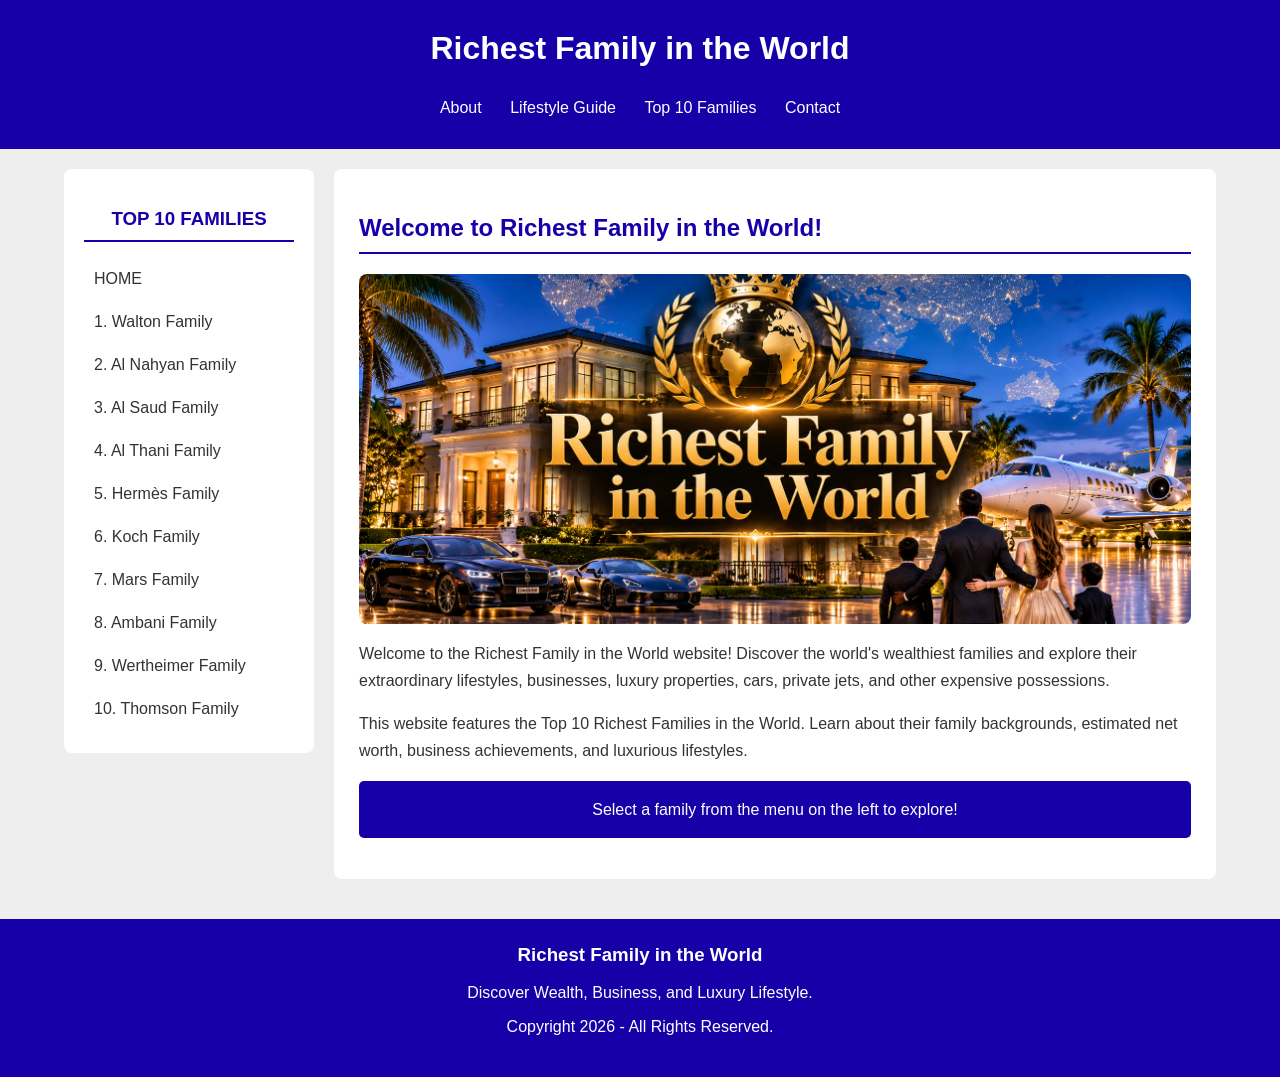
<file: index.html>
<html lang="en">
<head>
  <meta charset="UTF-8" />
  <meta name="viewport" content="width=device-width, initial-scale=1" />
  <title>Richest Family in the World</title>
  <link rel="stylesheet" href="style.css" />
</head>
<body>
  <div class="header">
    <h1>Richest Family in the World</h1>
    <div class="top-nav">
      <a href="about.html">About</a>
      <a href="lifestyle.html">Lifestyle Guide</a>
      <a href="top10.html">Top 10 Families</a>
      <a href="contact.html">Contact</a>
    </div>
  </div>

  <div class="container">
    <div class="sidebar">
      <h3>TOP 10 FAMILIES</h3>
      <a href="index.html">HOME</a>
      <a href="family1.html">1. Walton Family</a>
      <a href="family2.html">2. Al Nahyan Family</a>
      <a href="family3.html">3. Al Saud Family</a>
      <a href="family4.html">4. Al Thani Family</a>
      <a href="family5.html">5. Hermès Family</a>
      <a href="family6.html">6. Koch Family</a>
      <a href="family7.html">7. Mars Family</a>
      <a href="family8.html">8. Ambani Family</a>
      <a href="family9.html">9. Wertheimer Family</a>
      <a href="family10.html">10. Thomson Family</a>
    </div>

    <div class="main-content">
      <div class="section">
        <h2>Welcome to Richest Family in the World!</h2>
        <img class="hero-image" src="pic0.png" alt="Luxury Mansion" />
        <p>
          Welcome to the Richest Family in the World website! Discover the
          world's wealthiest families and explore their extraordinary lifestyles,
          businesses, luxury properties, cars, private jets, and other expensive
          possessions.
        </p>
        <p>
          This website features the Top 10 Richest Families in the World. Learn
          about their family backgrounds, estimated net worth, business
          achievements, and luxurious lifestyles.
        </p>
        <p class="highlight">Select a family from the menu on the left to explore!</p>
      </div>
    </div>
  </div>

  <div class="footer">
    <h3>Richest Family in the World</h3>
    <p>Discover Wealth, Business, and Luxury Lifestyle.</p>
    <p>Copyright 2026 - All Rights Reserved.</p>
  </div>
</body>
</html>
</file>
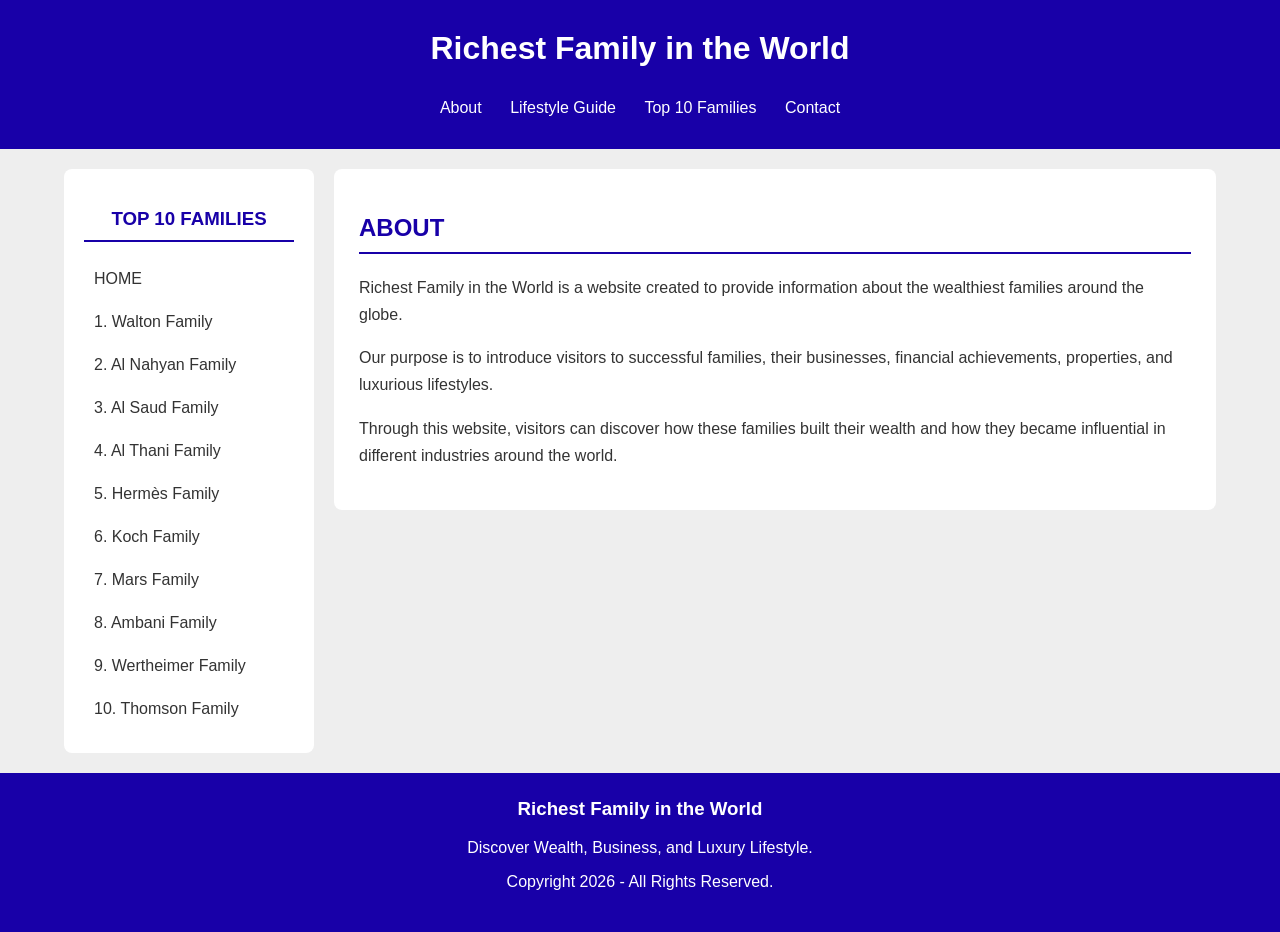
<file: About.html>
<html lang="en">
<head>
  <meta charset="UTF-8" />
  <meta name="viewport" content="width=device-width, initial-scale=1" />
  <title>About Us - Richest Family in the World</title>
  <link rel="stylesheet" href="style.css" />
</head>
<body>
  <div class="header">
    <h1>Richest Family in the World</h1>
    <div class="top-nav">
      <a href="about.html">About</a>
      <a href="lifestyle.html">Lifestyle Guide</a>
      <a href="top10.html">Top 10 Families</a>
      <a href="contact.html">Contact</a>
    </div>
  </div>

  <div class="container">
    <div class="sidebar">
      <h3>TOP 10 FAMILIES</h3>
      <a href="index.html">HOME</a>
      <a href="family1.html">1. Walton Family</a>
      <a href="family2.html">2. Al Nahyan Family</a>
      <a href="family3.html">3. Al Saud Family</a>
      <a href="family4.html">4. Al Thani Family</a>
      <a href="family5.html">5. Hermès Family</a>
      <a href="family6.html">6. Koch Family</a>
      <a href="family7.html">7. Mars Family</a>
      <a href="family8.html">8. Ambani Family</a>
      <a href="family9.html">9. Wertheimer Family</a>
      <a href="family10.html">10. Thomson Family</a>
    </div>

    <div class="main-content">
      <div class="section">
        <h2>ABOUT</h2>
        <p>
          Richest Family in the World is a website created to provide
          information about the wealthiest families around the globe.
        </p>
        <p>
          Our purpose is to introduce visitors to successful families, their
          businesses, financial achievements, properties, and luxurious
          lifestyles.
        </p>
        <p>
          Through this website, visitors can discover how these families built
          their wealth and how they became influential in different industries
          around the world.
        </p>
      </div>
    </div>
  </div>

  <div class="footer">
    <h3>Richest Family in the World</h3>
    <p>Discover Wealth, Business, and Luxury Lifestyle.</p>
    <p>Copyright 2026 - All Rights Reserved.</p>
  </div>
</body>
</html>
</file>
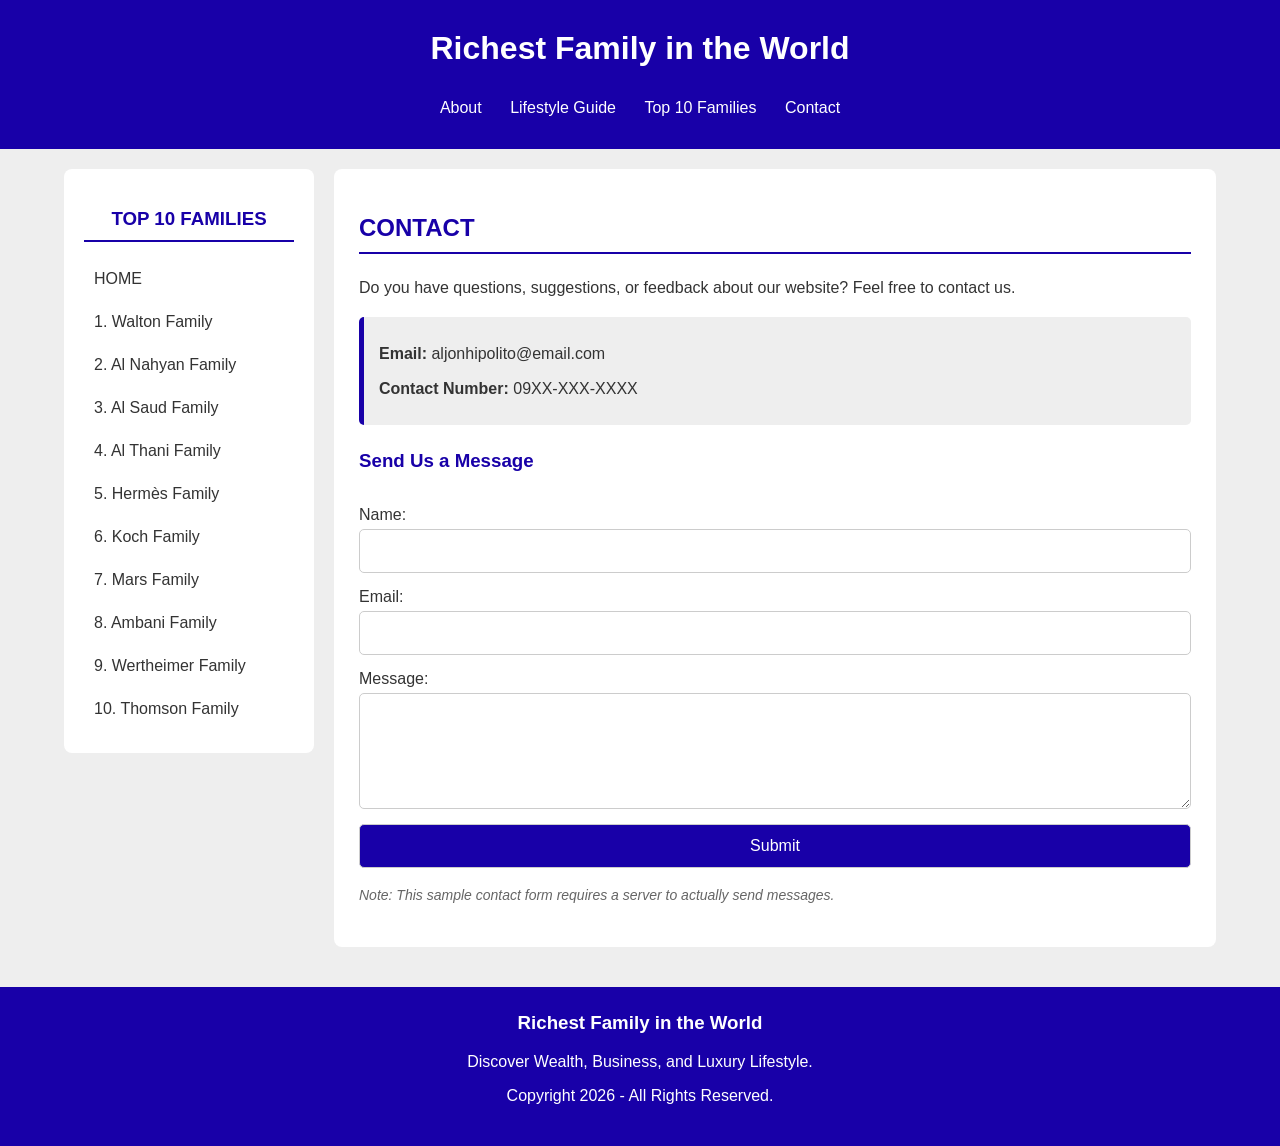
<file: contact.html>
<html lang="en">
<head>
  <meta charset="UTF-8" />
  <meta name="viewport" content="width=device-width, initial-scale=1" />
  <title>Contact Us - Richest Family in the World</title>
  <link rel="stylesheet" href="style.css" />
</head>
<body>
  <div class="header">
    <h1>Richest Family in the World</h1>
    <div class="top-nav">
      <a href="about.html">About</a>
      <a href="lifestyle.html">Lifestyle Guide</a>
      <a href="top10.html">Top 10 Families</a>
      <a href="contact.html">Contact</a>
    </div>
  </div>

  <div class="container">
    <div class="sidebar">
      <h3>TOP 10 FAMILIES</h3>
      <a href="index.html">HOME</a>
      <a href="family1.html">1. Walton Family</a>
      <a href="family2.html">2. Al Nahyan Family</a>
      <a href="family3.html">3. Al Saud Family</a>
      <a href="family4.html">4. Al Thani Family</a>
      <a href="family5.html">5. Hermès Family</a>
      <a href="family6.html">6. Koch Family</a>
      <a href="family7.html">7. Mars Family</a>
      <a href="family8.html">8. Ambani Family</a>
      <a href="family9.html">9. Wertheimer Family</a>
      <a href="family10.html">10. Thomson Family</a>
    </div>

    <div class="main-content">
      <div class="section">
        <h2>CONTACT</h2>
        <p>
          Do you have questions, suggestions, or feedback about our website?
          Feel free to contact us.
        </p>

        <div class="info-box">
          <p><b>Email:</b> aljonhipolito@email.com</p>
          <p><b>Contact Number:</b> 09XX-XXX-XXXX</p>
        </div>

        <h3>Send Us a Message</h3>

        <form class="contact-form">
          <label>Name:</label>
          <input type="text" name="name" />

          <label>Email:</label>
          <input type="email" name="email" />

          <label>Message:</label>
          <textarea name="message" rows="5"></textarea>

          <input type="submit" value="Submit" class="submit-button" />
        </form>

        <p class="source">
          Note: This sample contact form requires a server to actually send
          messages.
        </p>
      </div>
    </div>
  </div>

  <div class="footer">
    <h3>Richest Family in the World</h3>
    <p>Discover Wealth, Business, and Luxury Lifestyle.</p>
    <p>Copyright 2026 - All Rights Reserved.</p>
  </div>
</body>
</html>
</file>
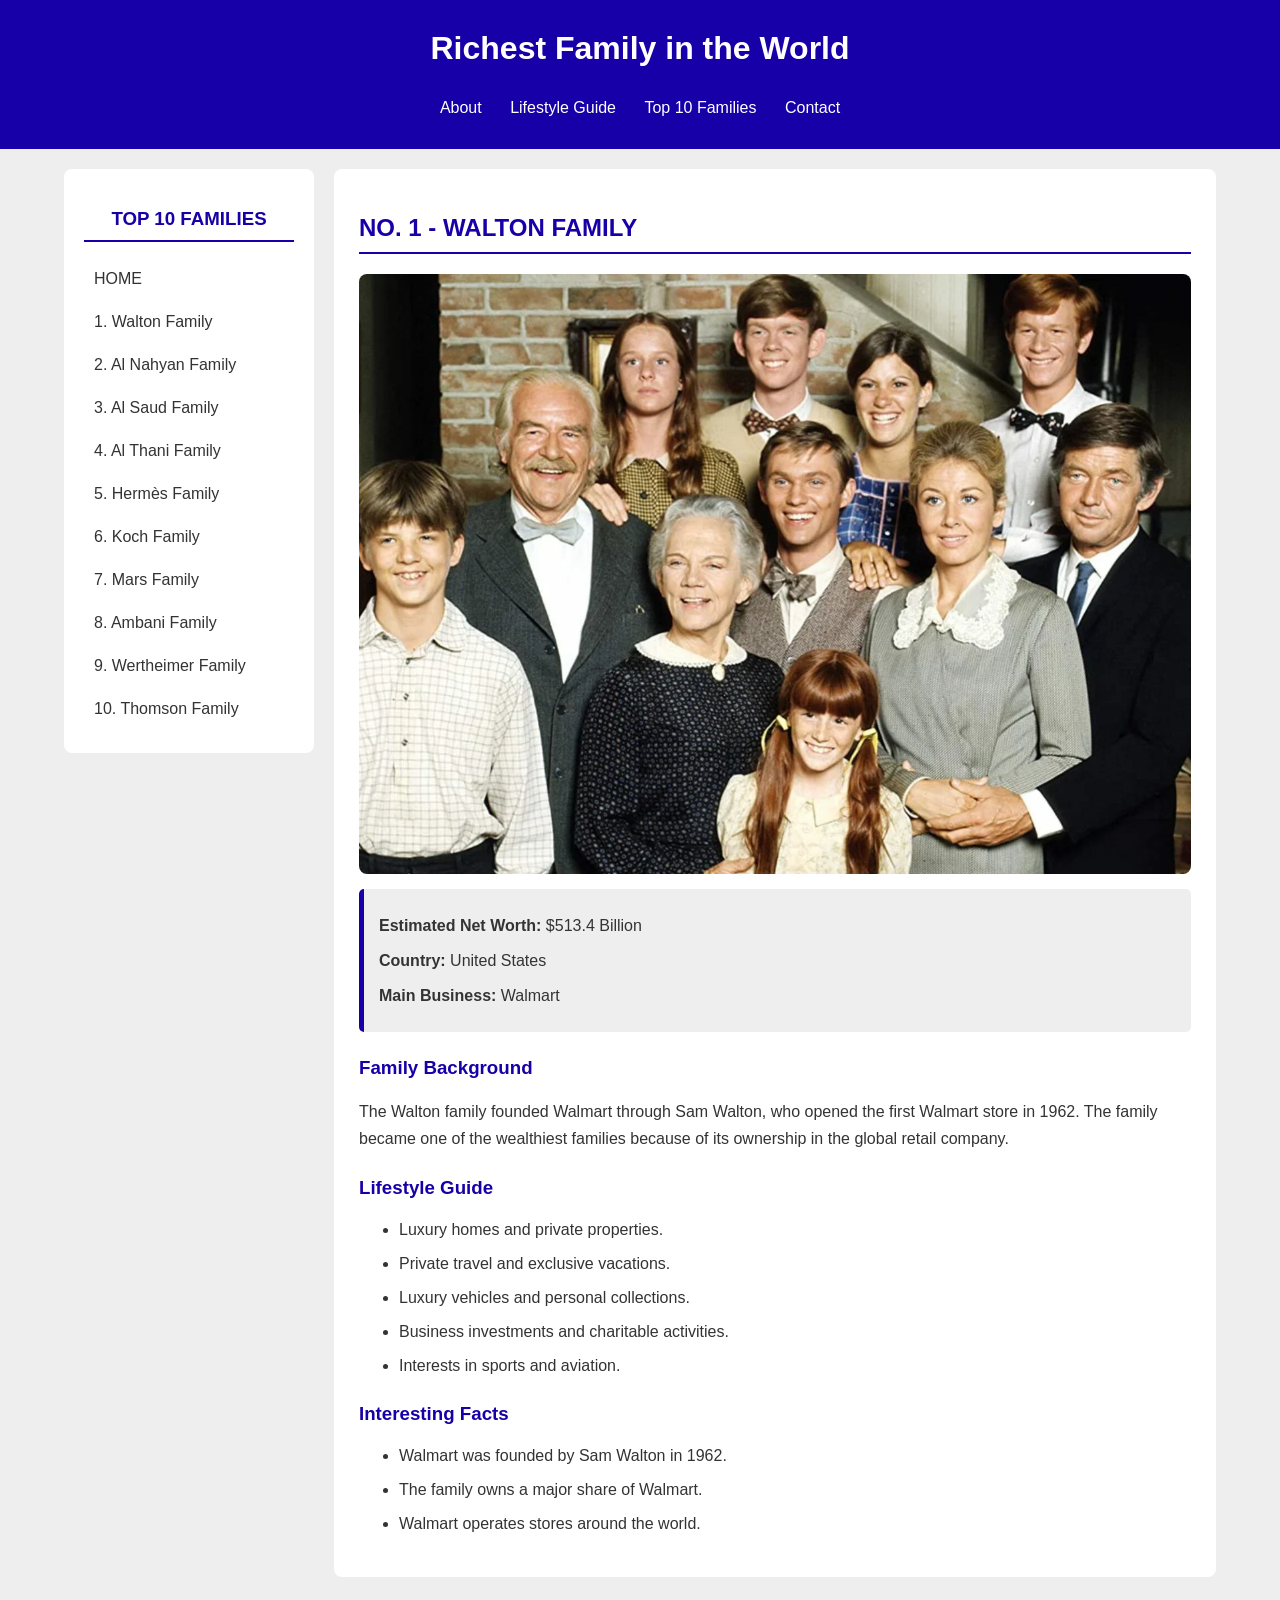
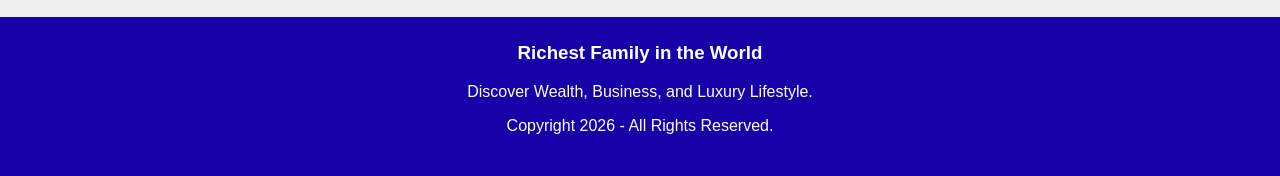
<file: family1.html>
<html lang="en">
<head>
  <meta charset="UTF-8" />
  <meta name="viewport" content="width=device-width, initial-scale=1" />
  <title>Walton Family - Richest Family in the World</title>
  <link rel="stylesheet" href="style.css" />
</head>
<body>
  <div class="header">
    <h1>Richest Family in the World</h1>
    <div class="top-nav">
      <a href="about.html">About</a>
      <a href="lifestyle.html">Lifestyle Guide</a>
      <a href="top10.html">Top 10 Families</a>
      <a href="contact.html">Contact</a>
    </div>
  </div>

  <div class="container">
    <div class="sidebar">
      <h3>TOP 10 FAMILIES</h3>
      <a href="index.html">HOME</a>
      <a href="family1.html">1. Walton Family</a>
      <a href="family2.html">2. Al Nahyan Family</a>
      <a href="family3.html">3. Al Saud Family</a>
      <a href="family4.html">4. Al Thani Family</a>
      <a href="family5.html">5. Hermès Family</a>
      <a href="family6.html">6. Koch Family</a>
      <a href="family7.html">7. Mars Family</a>
      <a href="family8.html">8. Ambani Family</a>
      <a href="family9.html">9. Wertheimer Family</a>
      <a href="family10.html">10. Thomson Family</a>
    </div>

    <div class="main-content">
      <div class="section">
        <h2>NO. 1 - WALTON FAMILY</h2>
        <img
          class="family-image"
          src="pic1.webp"
          alt="Luxury House"
        />
        <div class="info-box">
          <p><b>Estimated Net Worth:</b> $513.4 Billion</p>
          <p><b>Country:</b> United States</p>
          <p><b>Main Business:</b> Walmart</p>
        </div>
        <h3>Family Background</h3>
        <p>
          The Walton family founded Walmart through Sam Walton, who opened the
          first Walmart store in 1962. The family became one of the wealthiest
          families because of its ownership in the global retail company.
        </p>
        <h3>Lifestyle Guide</h3>
        <ul>
          <li>Luxury homes and private properties.</li>
          <li>Private travel and exclusive vacations.</li>
          <li>Luxury vehicles and personal collections.</li>
          <li>Business investments and charitable activities.</li>
          <li>Interests in sports and aviation.</li>
        </ul>
        <h3>Interesting Facts</h3>
        <ul>
          <li>Walmart was founded by Sam Walton in 1962.</li>
          <li>The family owns a major share of Walmart.</li>
          <li>Walmart operates stores around the world.</li>
        </ul>
      </div>
    </div>
  </div>

  <div class="footer">
    <h3>Richest Family in the World</h3>
    <p>Discover Wealth, Business, and Luxury Lifestyle.</p>
    <p>Copyright 2026 - All Rights Reserved.</p>
  </div>
</body>
</html>
</file>
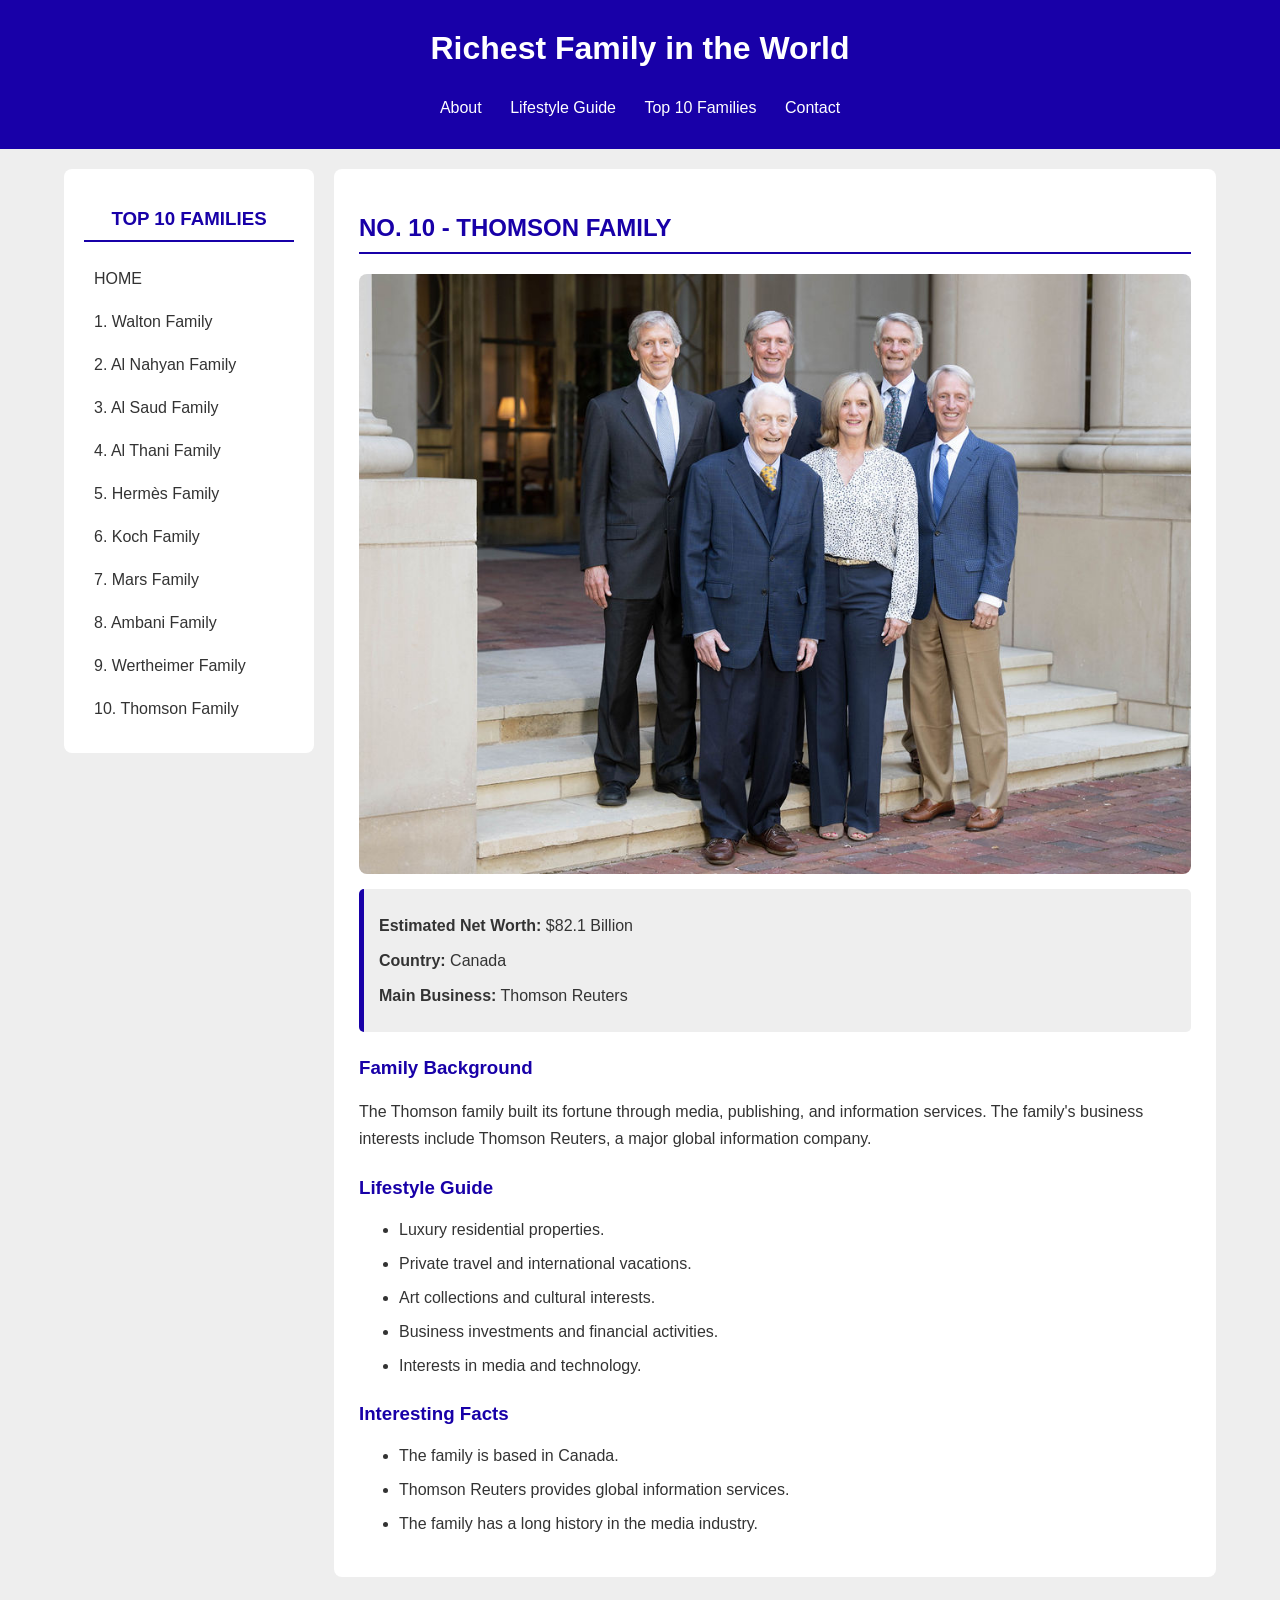
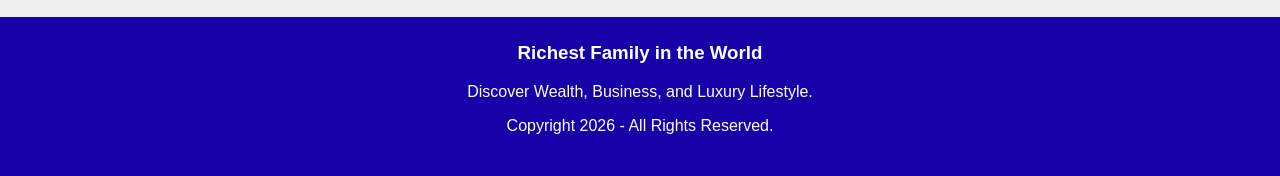
<file: family10.html>
<html lang="en">
<head>
  <meta charset="UTF-8" />
  <meta name="viewport" content="width=device-width, initial-scale=1" />
  <title>Thomson Family - Richest Family in the World</title>
  <link rel="stylesheet" href="style.css" />
</head>
<body>
  <div class="header">
    <h1>Richest Family in the World</h1>
    <div class="top-nav">
      <a href="about.html">About</a>
      <a href="lifestyle.html">Lifestyle Guide</a>
      <a href="top10.html">Top 10 Families</a>
      <a href="contact.html">Contact</a>
    </div>
  </div>
  <div class="container">
    <div class="sidebar">
      <h3>TOP 10 FAMILIES</h3>
      <a href="index.html">HOME</a>
      <a href="family1.html">1. Walton Family</a>
      <a href="family2.html">2. Al Nahyan Family</a>
      <a href="family3.html">3. Al Saud Family</a>
      <a href="family4.html">4. Al Thani Family</a>
      <a href="family5.html">5. Hermès Family</a>
      <a href="family6.html">6. Koch Family</a>
      <a href="family7.html">7. Mars Family</a>
      <a href="family8.html">8. Ambani Family</a>
      <a href="family9.html">9. Wertheimer Family</a>
      <a href="family10.html">10. Thomson Family</a>
    </div>
    <div class="main-content">
      <div class="section">
        <h2>NO. 10 - THOMSON FAMILY</h2>
        <img
          class="family-image"
          src="pic10.jpg"
          alt="Office Building"
        />
        <div class="info-box">
          <p><b>Estimated Net Worth:</b> $82.1 Billion</p>
          <p><b>Country:</b> Canada</p>
          <p><b>Main Business:</b> Thomson Reuters</p>
        </div>
        <h3>Family Background</h3>
        <p>
          The Thomson family built its fortune through media, publishing, and
          information services. The family's business interests include Thomson
          Reuters, a major global information company.
        </p>
        <h3>Lifestyle Guide</h3>
        <ul>
          <li>Luxury residential properties.</li>
          <li>Private travel and international vacations.</li>
          <li>Art collections and cultural interests.</li>
          <li>Business investments and financial activities.</li>
          <li>Interests in media and technology.</li>
        </ul>
        <h3>Interesting Facts</h3>
        <ul>
          <li>The family is based in Canada.</li>
          <li>Thomson Reuters provides global information services.</li>
          <li>The family has a long history in the media industry.</li>
        </ul>
      </div>
    </div>
  </div>
  <div class="footer">
    <h3>Richest Family in the World</h3>
    <p>Discover Wealth, Business, and Luxury Lifestyle.</p>
    <p>Copyright 2026 - All Rights Reserved.</p>
  </div>
</body>
</html>
</file>
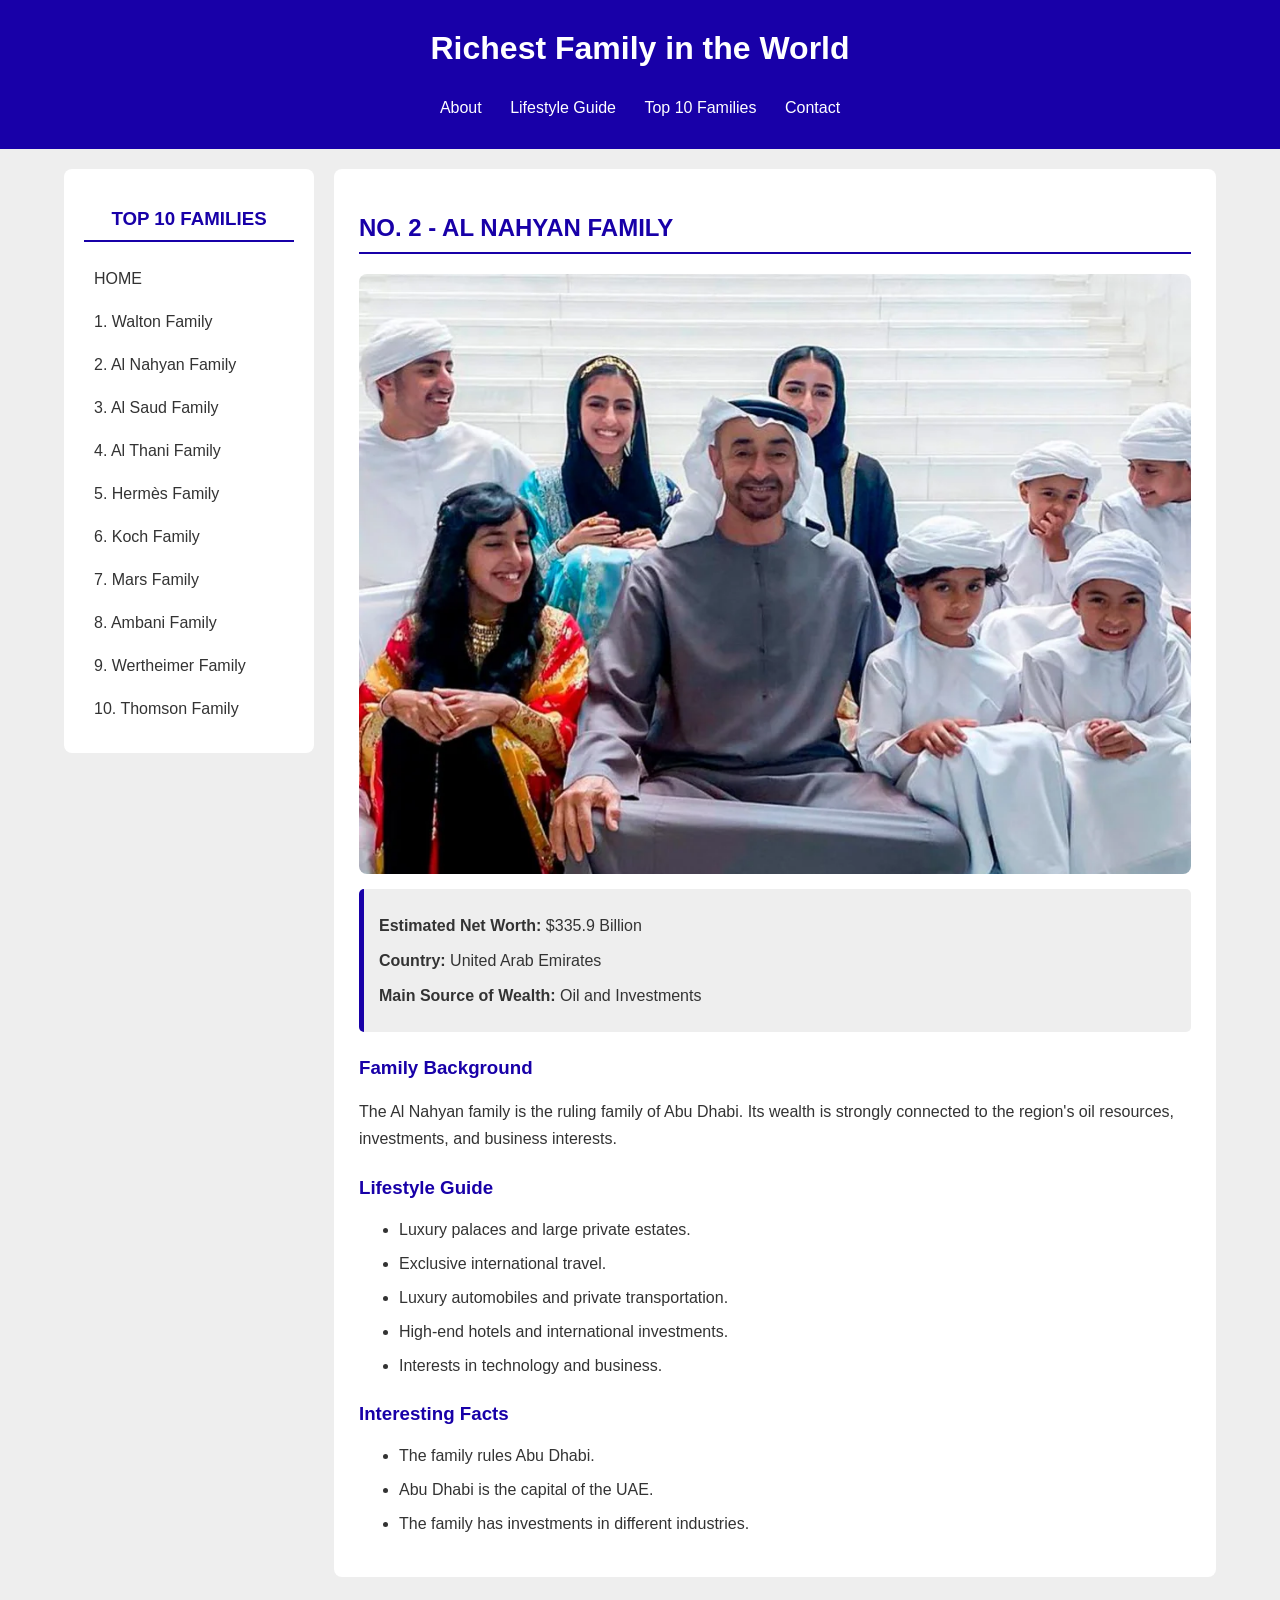
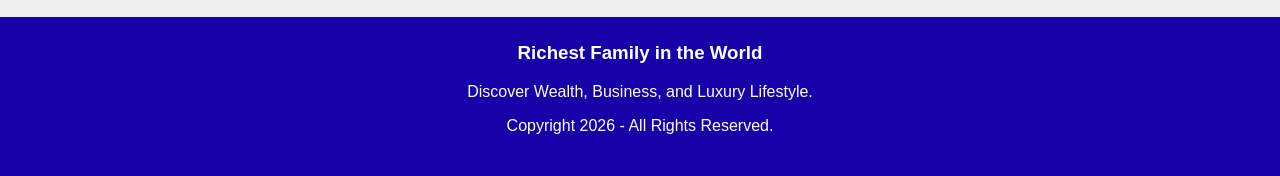
<file: family2.html>
<html lang="en">
<head>
  <meta charset="UTF-8" />
  <meta name="viewport" content="width=device-width, initial-scale=1" />
  <title>Al Nahyan Family - Richest Family in the World</title>
  <link rel="stylesheet" href="style.css" />
</head>
<body>
  <div class="header">
    <h1>Richest Family in the World</h1>
    <div class="top-nav">
      <a href="about.html">About</a>
      <a href="lifestyle.html">Lifestyle Guide</a>
      <a href="top10.html">Top 10 Families</a>
      <a href="contact.html">Contact</a>
    </div>
  </div>

  <div class="container">
    <div class="sidebar">
      <h3>TOP 10 FAMILIES</h3>
      <a href="index.html">HOME</a>
      <a href="family1.html">1. Walton Family</a>
      <a href="family2.html">2. Al Nahyan Family</a>
      <a href="family3.html">3. Al Saud Family</a>
      <a href="family4.html">4. Al Thani Family</a>
      <a href="family5.html">5. Hermès Family</a>
      <a href="family6.html">6. Koch Family</a>
      <a href="family7.html">7. Mars Family</a>
      <a href="family8.html">8. Ambani Family</a>
      <a href="family9.html">9. Wertheimer Family</a>
      <a href="family10.html">10. Thomson Family</a>
    </div>

    <div class="main-content">
      <div class="section">
        <h2>NO. 2 - AL NAHYAN FAMILY</h2>
        <img
          class="family-image"
          src="pic2.webp"
          alt="Abu Dhabi"
        />
        <div class="info-box">
          <p><b>Estimated Net Worth:</b> $335.9 Billion</p>
          <p><b>Country:</b> United Arab Emirates</p>
          <p><b>Main Source of Wealth:</b> Oil and Investments</p>
        </div>
        <h3>Family Background</h3>
        <p>
          The Al Nahyan family is the ruling family of Abu Dhabi. Its wealth is
          strongly connected to the region's oil resources, investments, and
          business interests.
        </p>
        <h3>Lifestyle Guide</h3>
        <ul>
          <li>Luxury palaces and large private estates.</li>
          <li>Exclusive international travel.</li>
          <li>Luxury automobiles and private transportation.</li>
          <li>High-end hotels and international investments.</li>
          <li>Interests in technology and business.</li>
        </ul>
        <h3>Interesting Facts</h3>
        <ul>
          <li>The family rules Abu Dhabi.</li>
          <li>Abu Dhabi is the capital of the UAE.</li>
          <li>The family has investments in different industries.</li>
        </ul>
      </div>
    </div>
  </div>

  <div class="footer">
    <h3>Richest Family in the World</h3>
    <p>Discover Wealth, Business, and Luxury Lifestyle.</p>
    <p>Copyright 2026 - All Rights Reserved.</p>
  </div>
</body>
</html>
</file>
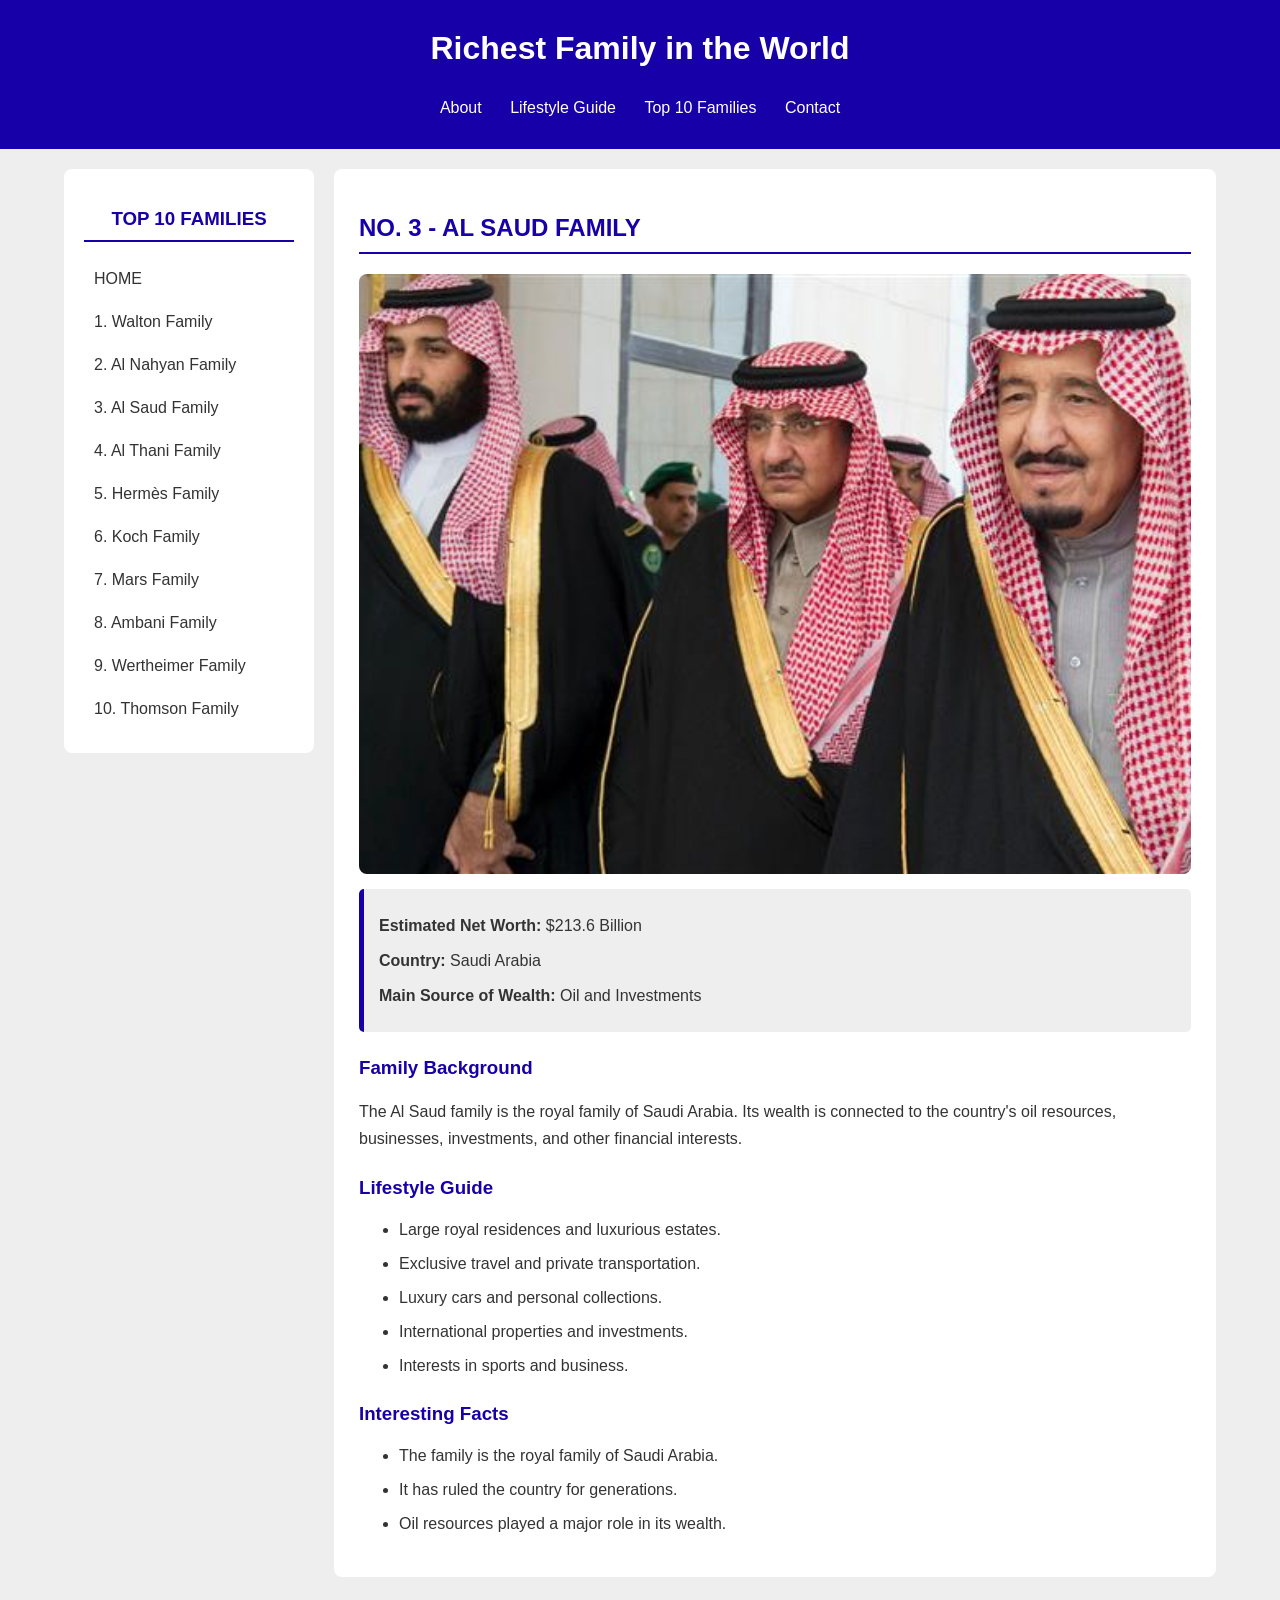
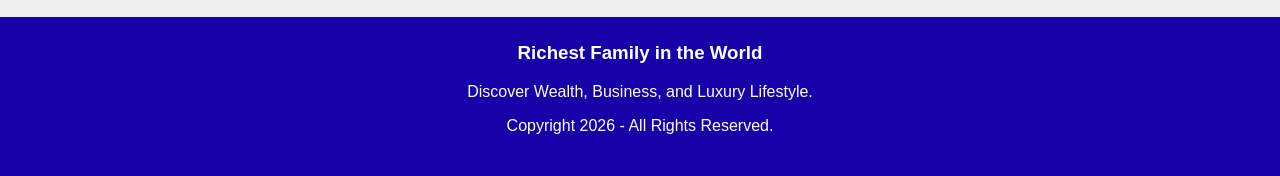
<file: family3.html>
<html lang="en">
<head>
  <meta charset="UTF-8" />
  <meta name="viewport" content="width=device-width, initial-scale=1" />
  <title>Al Saud Family - Richest Family in the World</title>
  <link rel="stylesheet" href="style.css" />
</head>
<body>
  <div class="header">
    <h1>Richest Family in the World</h1>
    <div class="top-nav">
      <a href="about.html">About</a>
      <a href="lifestyle.html">Lifestyle Guide</a>
      <a href="top10.html">Top 10 Families</a>
      <a href="contact.html">Contact</a>
    </div>
  </div>

  <div class="container">
    <div class="sidebar">
      <h3>TOP 10 FAMILIES</h3>
      <a href="index.html">HOME</a>
      <a href="family1.html">1. Walton Family</a>
      <a href="family2.html">2. Al Nahyan Family</a>
      <a href="family3.html">3. Al Saud Family</a>
      <a href="family4.html">4. Al Thani Family</a>
      <a href="family5.html">5. Hermès Family</a>
      <a href="family6.html">6. Koch Family</a>
      <a href="family7.html">7. Mars Family</a>
      <a href="family8.html">8. Ambani Family</a>
      <a href="family9.html">9. Wertheimer Family</a>
      <a href="family10.html">10. Thomson Family</a>
    </div>

    <div class="main-content">
      <div class="section">
        <h2>NO. 3 - AL SAUD FAMILY</h2>
        <img
          class="family-image"
          src="pic3.jpg"
          alt="Saudi Arabia"
        />
        <div class="info-box">
          <p><b>Estimated Net Worth:</b> $213.6 Billion</p>
          <p><b>Country:</b> Saudi Arabia</p>
          <p><b>Main Source of Wealth:</b> Oil and Investments</p>
        </div>
        <h3>Family Background</h3>
        <p>
          The Al Saud family is the royal family of Saudi Arabia. Its wealth is
          connected to the country's oil resources, businesses, investments,
          and other financial interests.
        </p>
        <h3>Lifestyle Guide</h3>
        <ul>
          <li>Large royal residences and luxurious estates.</li>
          <li>Exclusive travel and private transportation.</li>
          <li>Luxury cars and personal collections.</li>
          <li>International properties and investments.</li>
          <li>Interests in sports and business.</li>
        </ul>
        <h3>Interesting Facts</h3>
        <ul>
          <li>The family is the royal family of Saudi Arabia.</li>
          <li>It has ruled the country for generations.</li>
          <li>Oil resources played a major role in its wealth.</li>
        </ul>
      </div>
    </div>
  </div>

  <div class="footer">
    <h3>Richest Family in the World</h3>
    <p>Discover Wealth, Business, and Luxury Lifestyle.</p>
    <p>Copyright 2026 - All Rights Reserved.</p>
  </div>
</body>
</html>
</file>
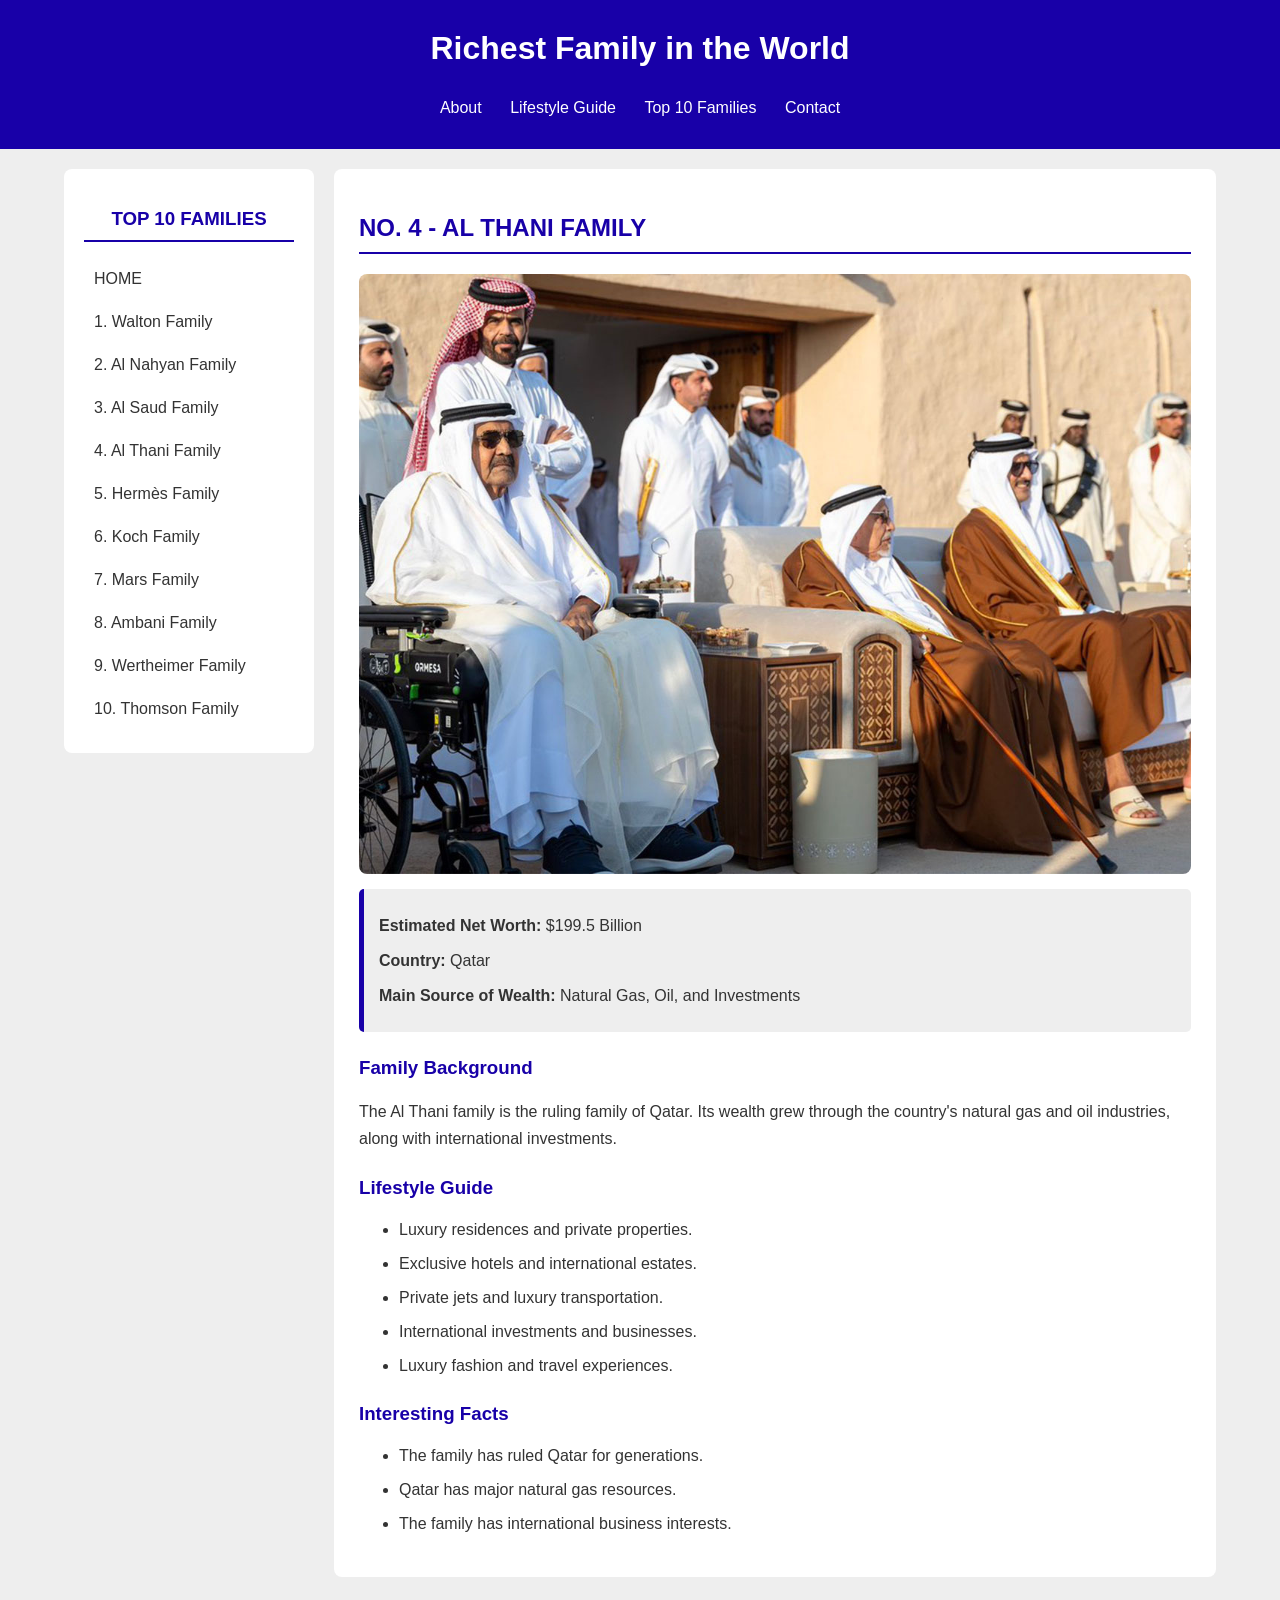
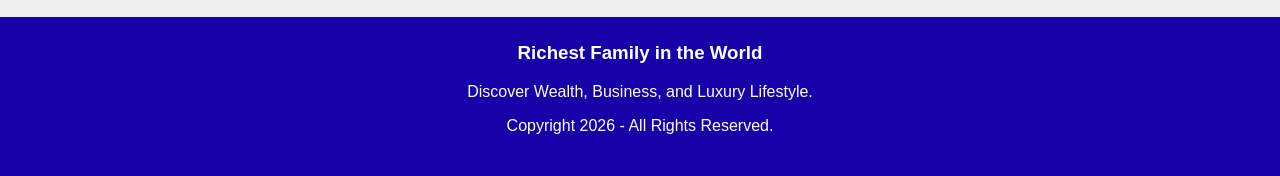
<file: family4.html>
<html lang="en">
<head>
  <meta charset="UTF-8" />
  <meta name="viewport" content="width=device-width, initial-scale=1" />
  <title>Al Thani Family - Richest Family in the World</title>
  <link rel="stylesheet" href="style.css" />
</head>
<body>
  <div class="header">
    <h1>Richest Family in the World</h1>
    <div class="top-nav">
      <a href="about.html">About</a>
      <a href="lifestyle.html">Lifestyle Guide</a>
      <a href="top10.html">Top 10 Families</a>
      <a href="contact.html">Contact</a>
    </div>
  </div>
  <div class="container">
    <div class="sidebar">
      <h3>TOP 10 FAMILIES</h3>
      <a href="index.html">HOME</a>
      <a href="family1.html">1. Walton Family</a>
      <a href="family2.html">2. Al Nahyan Family</a>
      <a href="family3.html">3. Al Saud Family</a>
      <a href="family4.html">4. Al Thani Family</a>
      <a href="family5.html">5. Hermès Family</a>
      <a href="family6.html">6. Koch Family</a>
      <a href="family7.html">7. Mars Family</a>
      <a href="family8.html">8. Ambani Family</a>
      <a href="family9.html">9. Wertheimer Family</a>
      <a href="family10.html">10. Thomson Family</a>
    </div>
    <div class="main-content">
      <div class="section">
        <h2>NO. 4 - AL THANI FAMILY</h2>
        <img
          class="family-image"
          src="pic4.jpg"
          alt="Qatar"
        />
        <div class="info-box">
          <p><b>Estimated Net Worth:</b> $199.5 Billion</p>
          <p><b>Country:</b> Qatar</p>
          <p><b>Main Source of Wealth:</b> Natural Gas, Oil, and Investments</p>
        </div>
        <h3>Family Background</h3>
        <p>
          The Al Thani family is the ruling family of Qatar. Its wealth grew
          through the country's natural gas and oil industries, along with
          international investments.
        </p>
        <h3>Lifestyle Guide</h3>
        <ul>
          <li>Luxury residences and private properties.</li>
          <li>Exclusive hotels and international estates.</li>
          <li>Private jets and luxury transportation.</li>
          <li>International investments and businesses.</li>
          <li>Luxury fashion and travel experiences.</li>
        </ul>
        <h3>Interesting Facts</h3>
        <ul>
          <li>The family has ruled Qatar for generations.</li>
          <li>Qatar has major natural gas resources.</li>
          <li>The family has international business interests.</li>
        </ul>
      </div>
    </div>
  </div>
  <div class="footer">
    <h3>Richest Family in the World</h3>
    <p>Discover Wealth, Business, and Luxury Lifestyle.</p>
    <p>Copyright 2026 - All Rights Reserved.</p>
  </div>
</body>
</html>
</file>
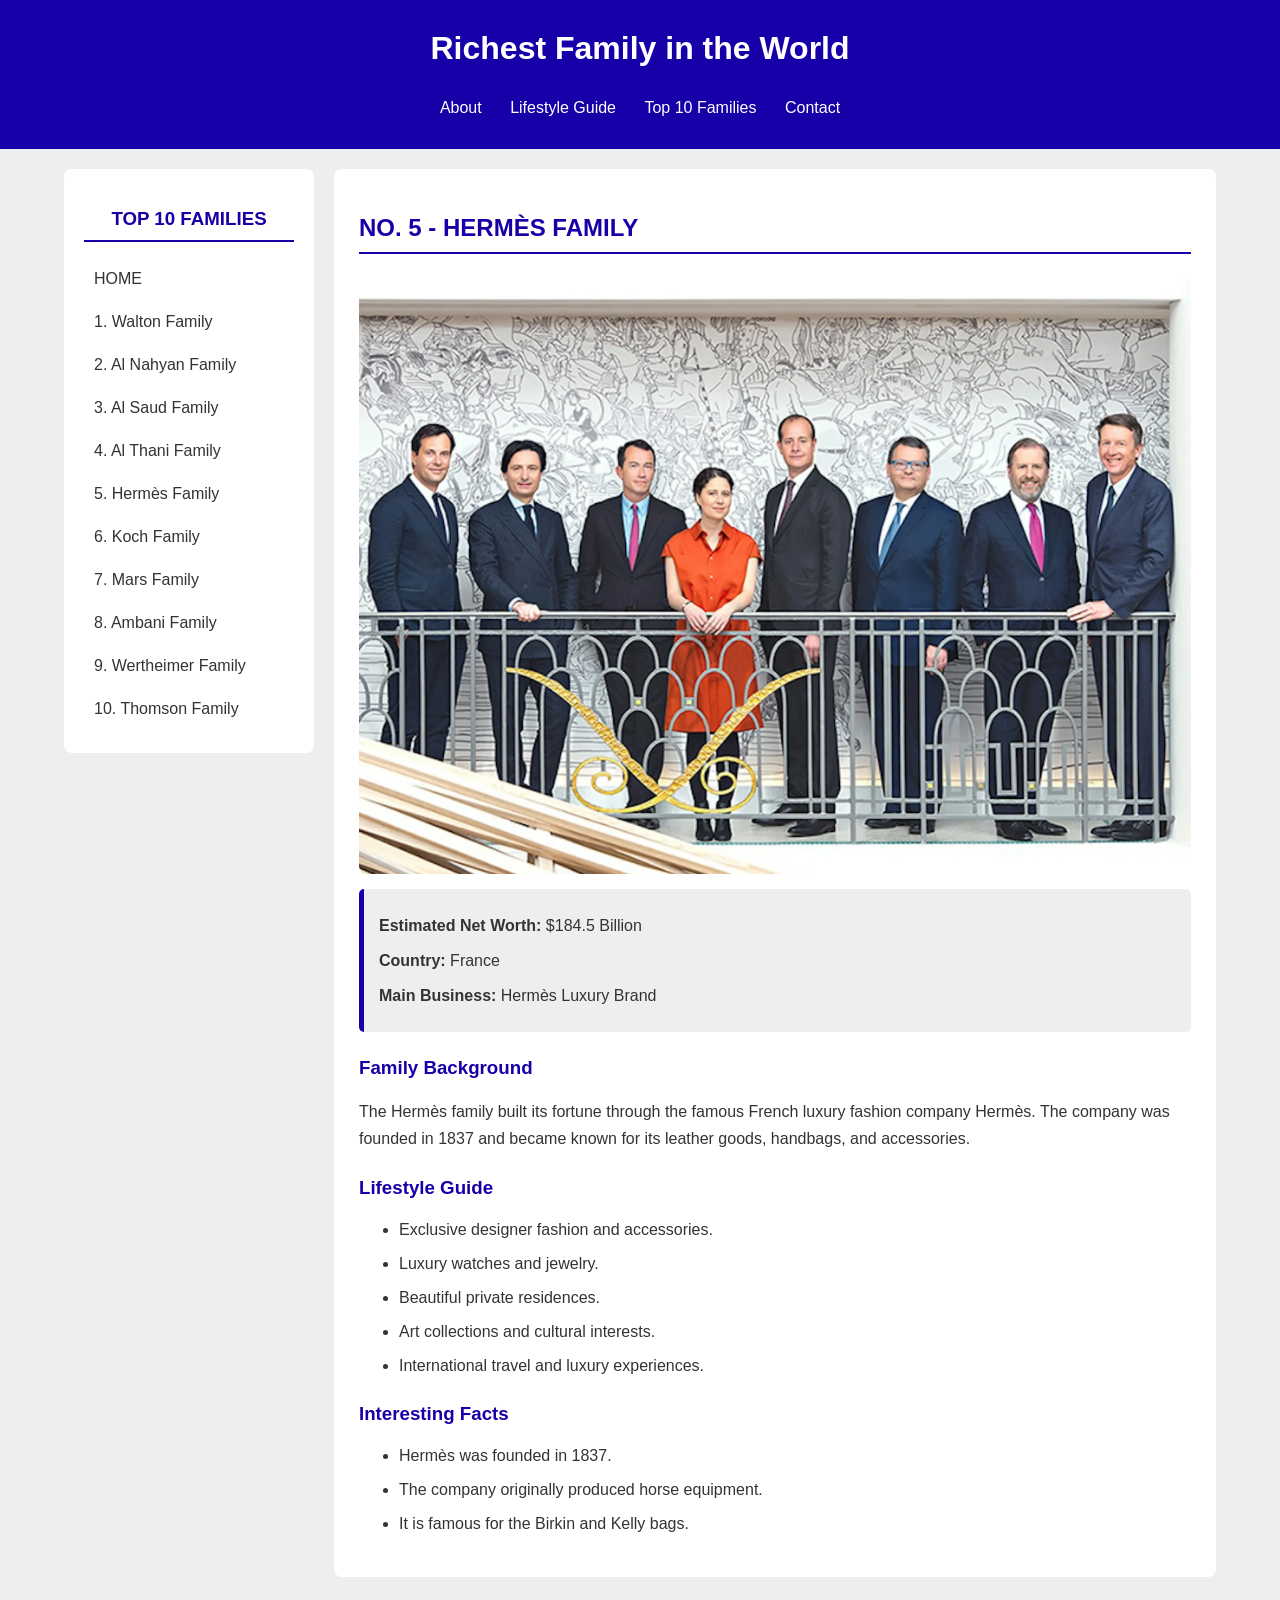
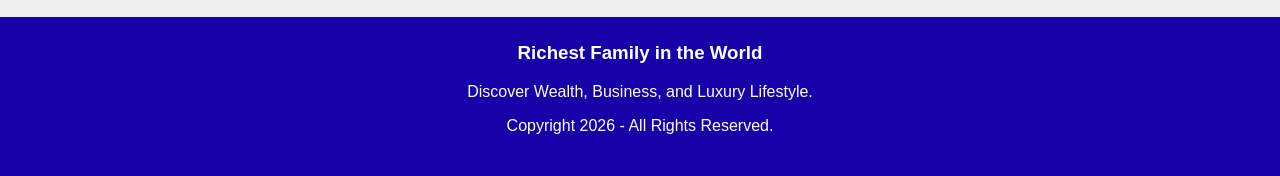
<file: family5.html>
<html lang="en">
<head>
  <meta charset="UTF-8"/>
  <meta name="viewport" content="width=device-width, initial-scale=1" />
  <title>Hermès Family - Richest Family in the World</title>
  <link rel="stylesheet" href="style.css"/>
</head>
<body>
  <div class="header">
    <h1>Richest Family in the World</h1>
    <div class="top-nav">
      <a href="about.html">About</a>
      <a href="lifestyle.html">Lifestyle Guide</a>
      <a href="top10.html">Top 10 Families</a>
      <a href="contact.html">Contact</a>
    </div>
  </div>

  <div class="container">
    <div class="sidebar">
      <h3>TOP 10 FAMILIES</h3>
      <a href="index.html">HOME</a>
      <a href="family1.html">1. Walton Family</a>
      <a href="family2.html">2. Al Nahyan Family</a>
      <a href="family3.html">3. Al Saud Family</a>
      <a href="family4.html">4. Al Thani Family</a>
      <a href="family5.html">5. Hermès Family</a>
      <a href="family6.html">6. Koch Family</a>
      <a href="family7.html">7. Mars Family</a>
      <a href="family8.html">8. Ambani Family</a>
      <a href="family9.html">9. Wertheimer Family</a>
      <a href="family10.html">10. Thomson Family</a>
    </div>

    <div class="main-content">
      <div class="section">
        <h2>NO. 5 - HERMÈS FAMILY</h2>
        <img
          class="family-image"
          src="pic5.webp"
          alt="Luxury Bag"
        />
        <div class="info-box">
          <p><b>Estimated Net Worth:</b> $184.5 Billion</p>
          <p><b>Country:</b> France</p>
          <p><b>Main Business:</b> Hermès Luxury Brand</p>
        </div>
        <h3>Family Background</h3>
        <p>
          The Hermès family built its fortune through the famous French luxury
          fashion company Hermès. The company was founded in 1837 and became known
          for its leather goods, handbags, and accessories.
        </p>
        <h3>Lifestyle Guide</h3>
        <ul>
          <li>Exclusive designer fashion and accessories.</li>
          <li>Luxury watches and jewelry.</li>
          <li>Beautiful private residences.</li>
          <li>Art collections and cultural interests.</li>
          <li>International travel and luxury experiences.</li>
        </ul>
        <h3>Interesting Facts</h3>
        <ul>
          <li>Hermès was founded in 1837.</li>
          <li>The company originally produced horse equipment.</li>
          <li>It is famous for the Birkin and Kelly bags.</li>
        </ul>
      </div>
    </div>
  </div>

  <div class="footer">
    <h3>Richest Family in the World</h3>
    <p>Discover Wealth, Business, and Luxury Lifestyle.</p>
    <p>Copyright 2026 - All Rights Reserved.</p>
  </div>
</body>
</html>
</file>
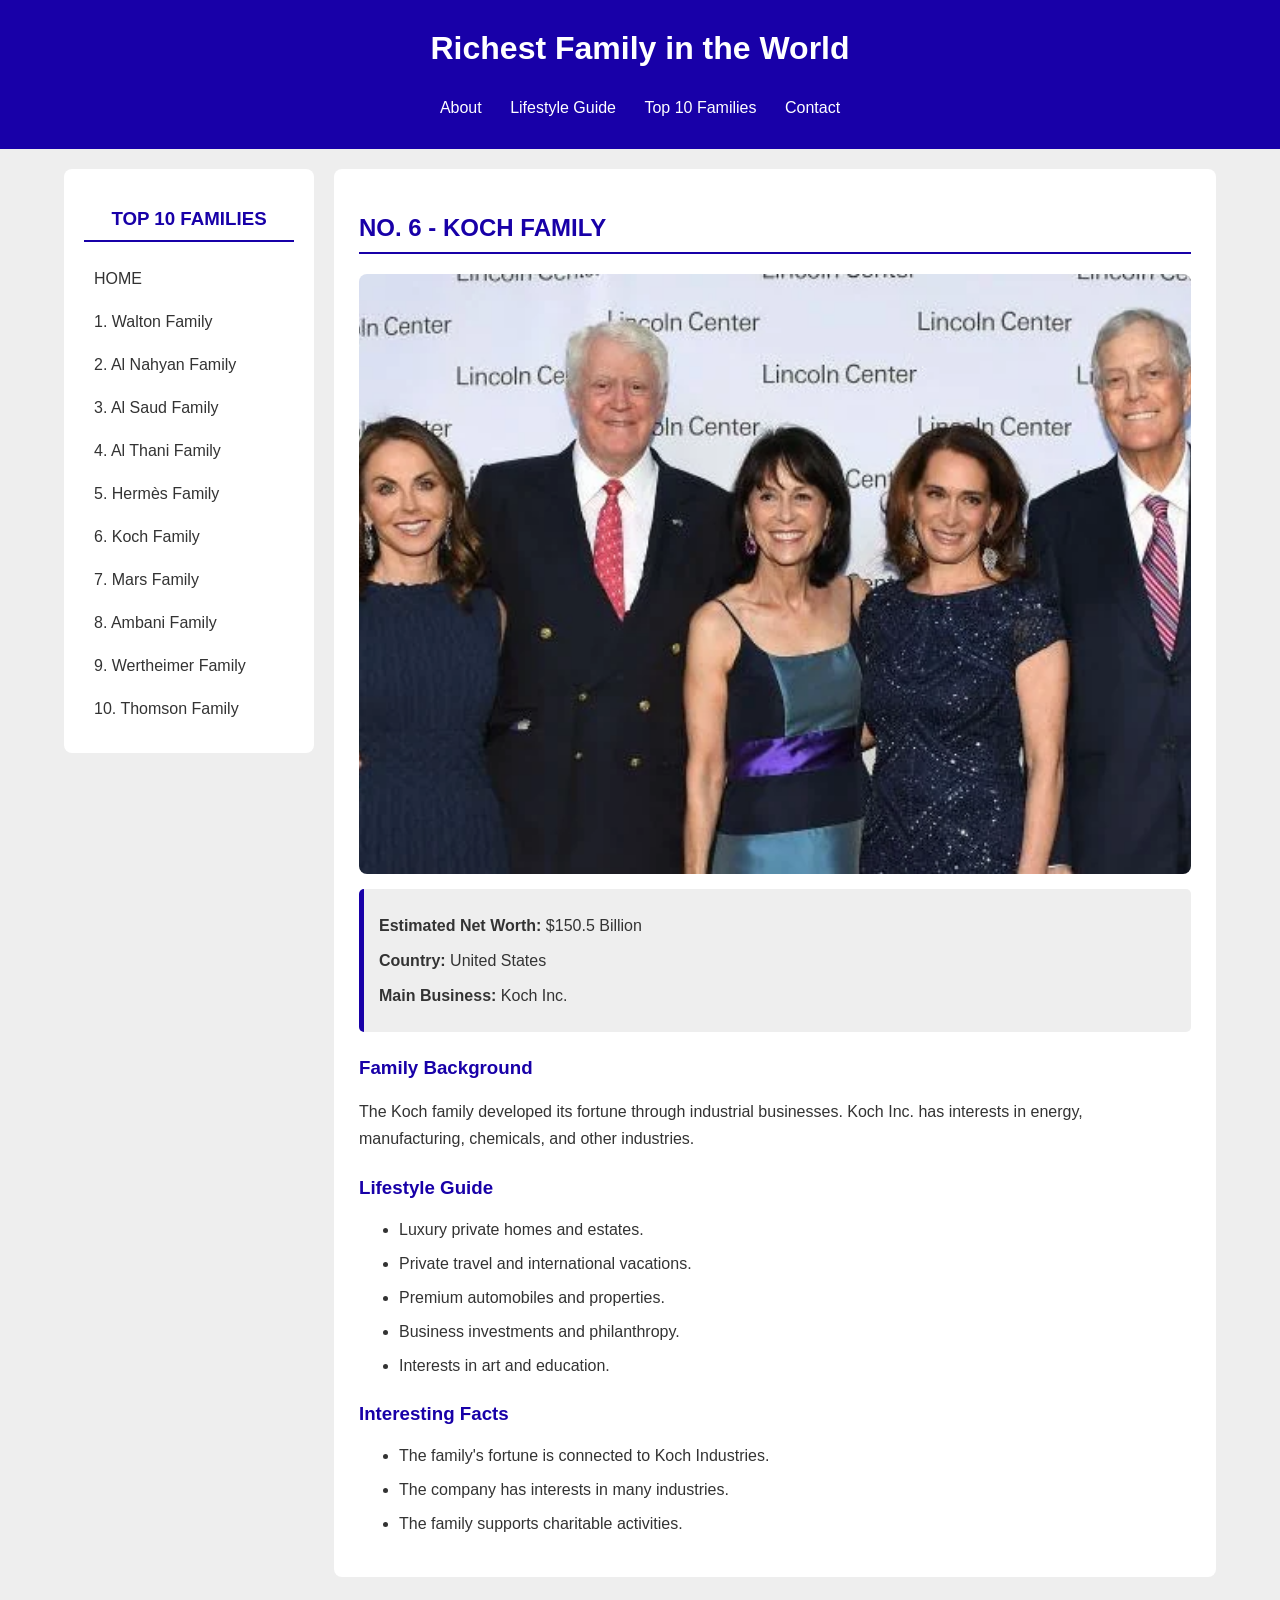
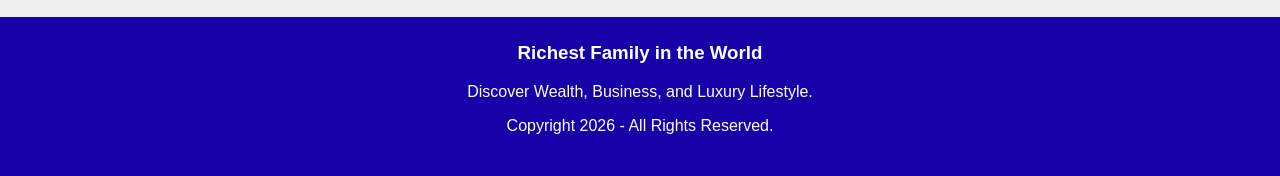
<file: family6.html>
<html lang="en">
<head>
  <meta charset="UTF-8" />
  <meta name="viewport" content="width=device-width, initial-scale=1" />
  <title>Koch Family - Richest Family in the World</title>
  <link rel="stylesheet" href="style.css" />
</head>
<body>
  <div class="header">
    <h1>Richest Family in the World</h1>
    <div class="top-nav">
      <a href="about.html">About</a>
      <a href="lifestyle.html">Lifestyle Guide</a>
      <a href="top10.html">Top 10 Families</a>
      <a href="contact.html">Contact</a>
    </div>
  </div>
  <div class="container">
    <div class="sidebar">
      <h3>TOP 10 FAMILIES</h3>
      <a href="index.html">HOME</a>
      <a href="family1.html">1. Walton Family</a>
      <a href="family2.html">2. Al Nahyan Family</a>
      <a href="family3.html">3. Al Saud Family</a>
      <a href="family4.html">4. Al Thani Family</a>
      <a href="family5.html">5. Hermès Family</a>
      <a href="family6.html">6. Koch Family</a>
      <a href="family7.html">7. Mars Family</a>
      <a href="family8.html">8. Ambani Family</a>
      <a href="family9.html">9. Wertheimer Family</a>
      <a href="family10.html">10. Thomson Family</a>
    </div>
    <div class="main-content">
      <div class="section">
        <h2>NO. 6 - KOCH FAMILY</h2>
        <img
          class="family-image"
          src="pic6.webp"
          alt="Luxury House"
        />
        <div class="info-box">
          <p><b>Estimated Net Worth:</b> $150.5 Billion</p>
          <p><b>Country:</b> United States</p>
          <p><b>Main Business:</b> Koch Inc.</p>
        </div>
        <h3>Family Background</h3>
        <p>
          The Koch family developed its fortune through industrial businesses.
          Koch Inc. has interests in energy, manufacturing, chemicals, and other
          industries.
        </p>
        <h3>Lifestyle Guide</h3>
        <ul>
          <li>Luxury private homes and estates.</li>
          <li>Private travel and international vacations.</li>
          <li>Premium automobiles and properties.</li>
          <li>Business investments and philanthropy.</li>
          <li>Interests in art and education.</li>
        </ul>
        <h3>Interesting Facts</h3>
        <ul>
          <li>The family's fortune is connected to Koch Industries.</li>
          <li>The company has interests in many industries.</li>
          <li>The family supports charitable activities.</li>
        </ul>
      </div>
    </div>
  </div>
  <div class="footer">
    <h3>Richest Family in the World</h3>
    <p>Discover Wealth, Business, and Luxury Lifestyle.</p>
    <p>Copyright 2026 - All Rights Reserved.</p>
  </div>
</body>
</html>
</file>
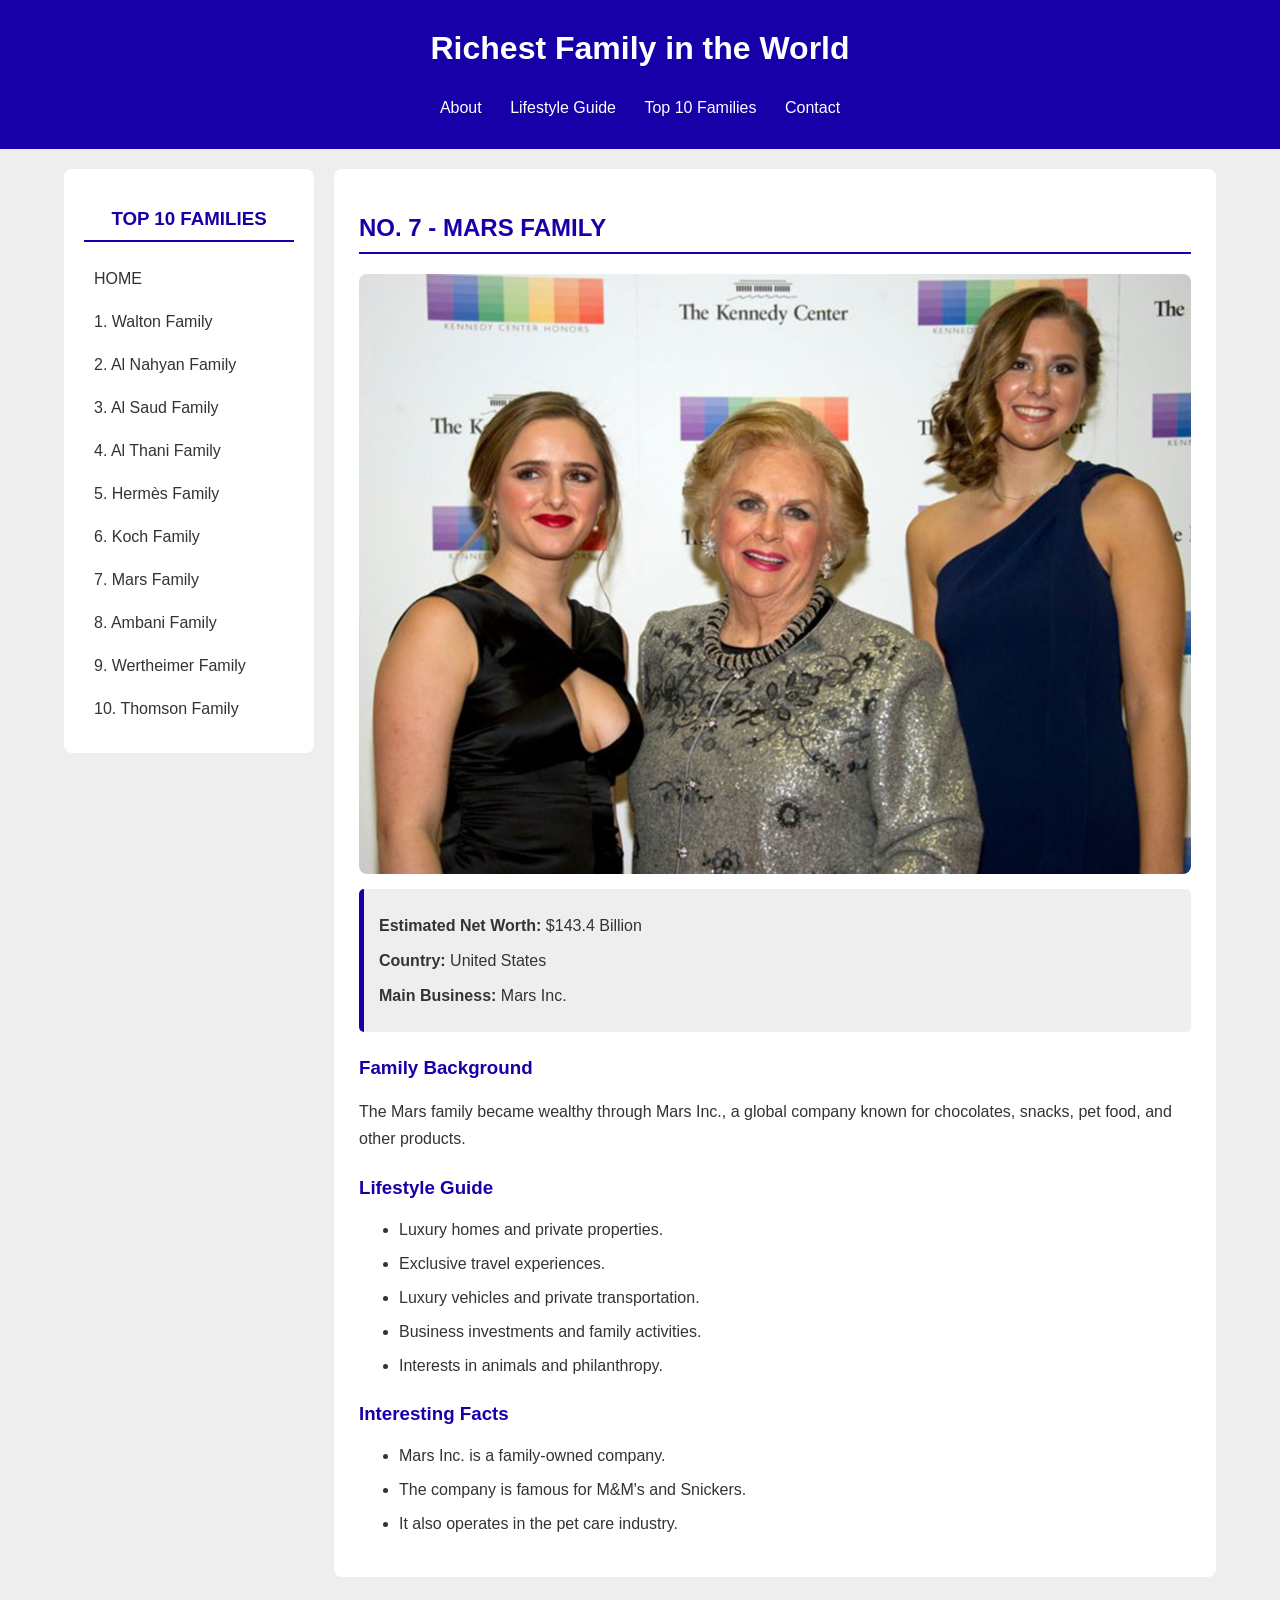
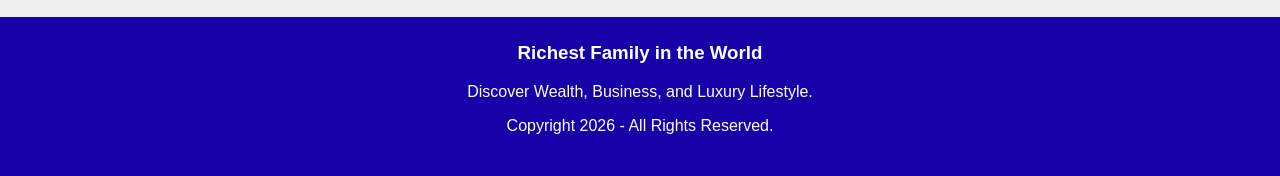
<file: family7.html>
<html lang="en">
<head>
  <meta charset="UTF-8" />
  <meta name="viewport" content="width=device-width, initial-scale=1" />
  <title>Mars Family - Richest Family in the World</title>
  <link rel="stylesheet" href="style.css" />
</head>
<body>
  <div class="header">
    <h1>Richest Family in the World</h1>
    <div class="top-nav">
      <a href="about.html">About</a>
      <a href="lifestyle.html">Lifestyle Guide</a>
      <a href="top10.html">Top 10 Families</a>
      <a href="contact.html">Contact</a>
    </div>
  </div>
  <div class="container">
    <div class="sidebar">
      <h3>TOP 10 FAMILIES</h3>
      <a href="index.html">HOME</a>
      <a href="family1.html">1. Walton Family</a>
      <a href="family2.html">2. Al Nahyan Family</a>
      <a href="family3.html">3. Al Saud Family</a>
      <a href="family4.html">4. Al Thani Family</a>
      <a href="family5.html">5. Hermès Family</a>
      <a href="family6.html">6. Koch Family</a>
      <a href="family7.html">7. Mars Family</a>
      <a href="family8.html">8. Ambani Family</a>
      <a href="family9.html">9. Wertheimer Family</a>
      <a href="family10.html">10. Thomson Family</a>
    </div>

    <div class="main-content">
      <div class="section">
        <h2>NO. 7 - MARS FAMILY</h2>
        <img
          class="family-image"
          src="pic7.jpg"
          alt="Chocolate"
        />
        <div class="info-box">
          <p><b>Estimated Net Worth:</b> $143.4 Billion</p>
          <p><b>Country:</b> United States</p>
          <p><b>Main Business:</b> Mars Inc.</p>
        </div>
        <h3>Family Background</h3>
        <p>
          The Mars family became wealthy through Mars Inc., a global company
          known for chocolates, snacks, pet food, and other products.
        </p>
        <h3>Lifestyle Guide</h3>
        <ul>
          <li>Luxury homes and private properties.</li>
          <li>Exclusive travel experiences.</li>
          <li>Luxury vehicles and private transportation.</li>
          <li>Business investments and family activities.</li>
          <li>Interests in animals and philanthropy.</li>
        </ul>
        <h3>Interesting Facts</h3>
        <ul>
          <li>Mars Inc. is a family-owned company.</li>
          <li>The company is famous for M&amp;M's and Snickers.</li>
          <li>It also operates in the pet care industry.</li>
        </ul>
      </div>
    </div>
  </div>
  <div class="footer">
    <h3>Richest Family in the World</h3>
    <p>Discover Wealth, Business, and Luxury Lifestyle.</p>
    <p>Copyright 2026 - All Rights Reserved.</p>
  </div>
</body>
</html>
</file>
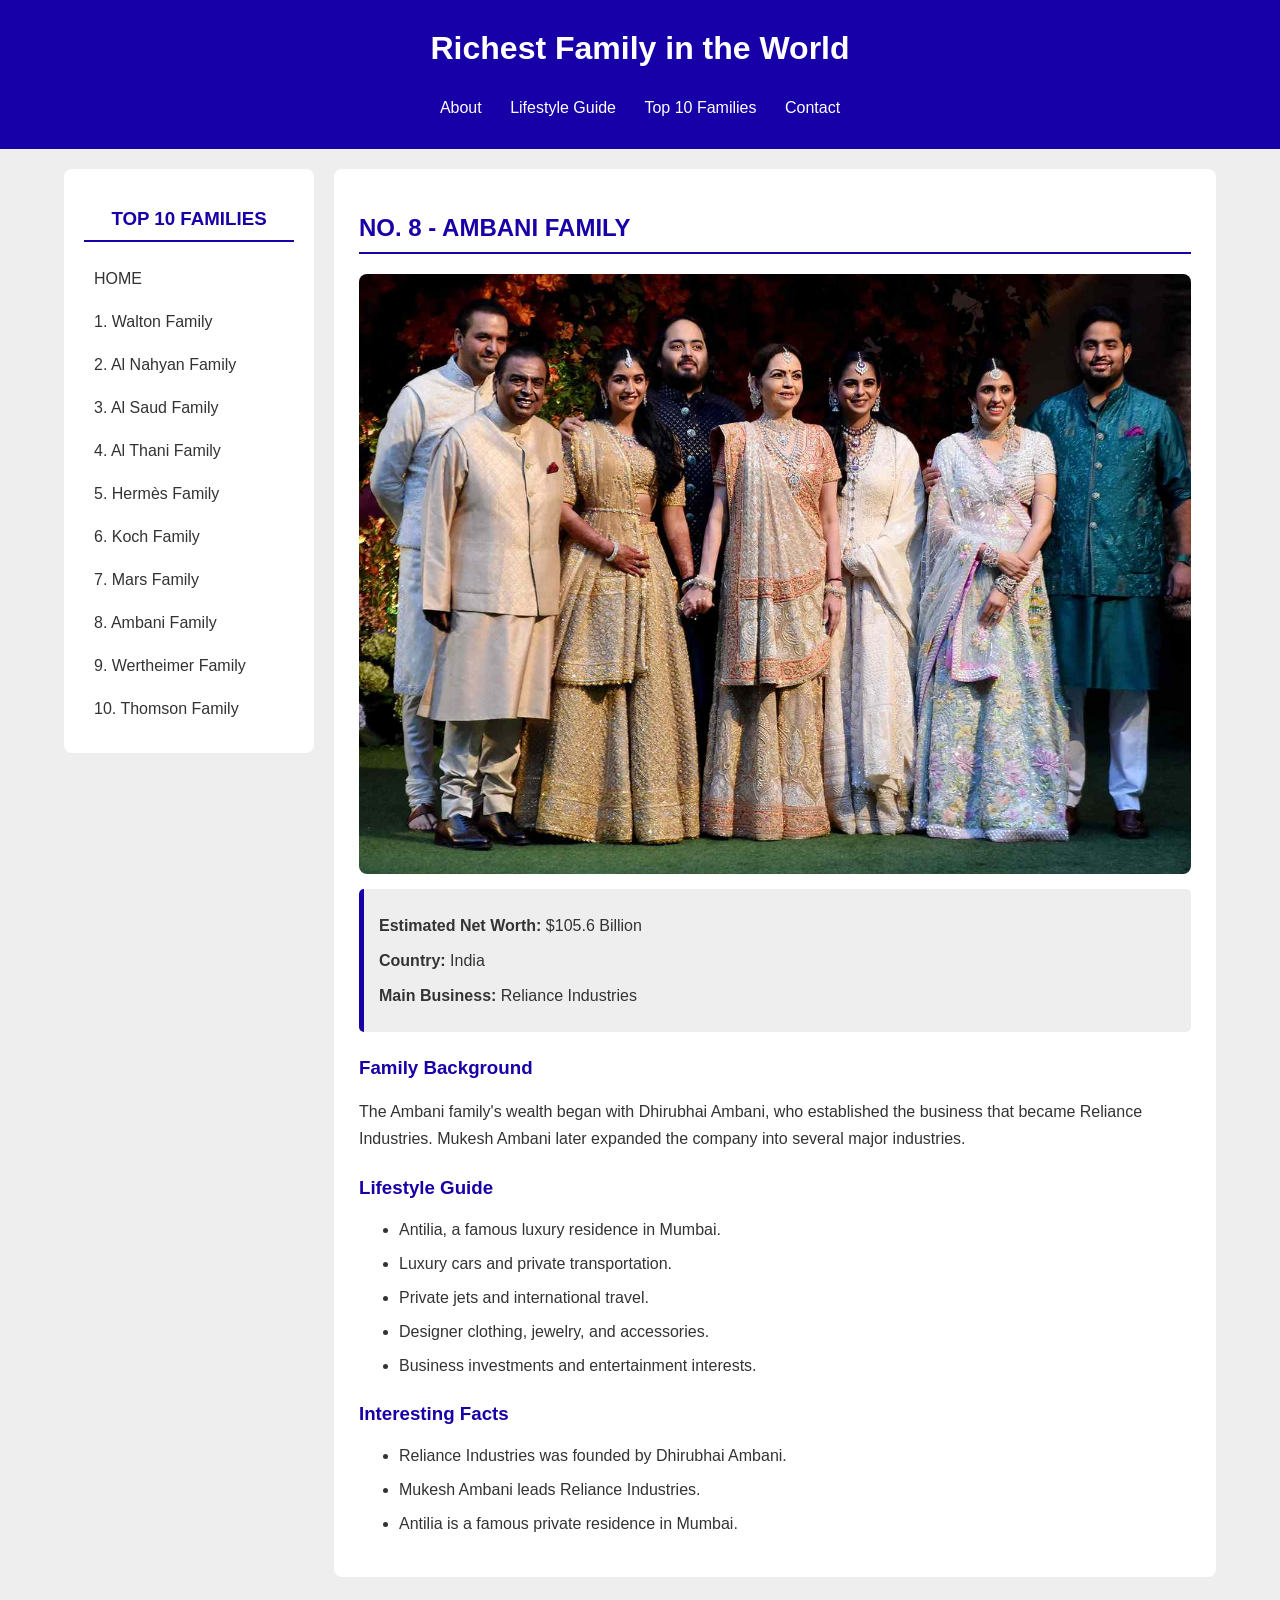
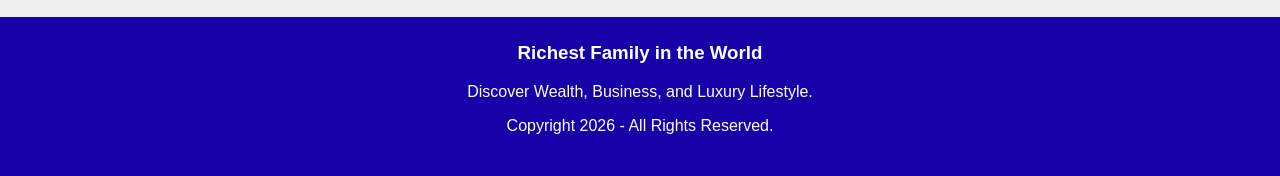
<file: family8.html>
<html lang="en">
<head>
  <meta charset="UTF-8"/>
  <meta name="viewport" content="width=device-width, initial-scale=1" />
  <title>Ambani Family - Richest Family in the World</title>
  <link rel="stylesheet" href="style.css"/>
</head>
<body>
  <div class="header">
    <h1>Richest Family in the World</h1>
    <div class="top-nav">
      <a href="about.html">About</a>
      <a href="lifestyle.html">Lifestyle Guide</a>
      <a href="top10.html">Top 10 Families</a>
      <a href="contact.html">Contact</a>
    </div>
  </div>

  <div class="container">
    <div class="sidebar">
      <h3>TOP 10 FAMILIES</h3>
      <a href="index.html">HOME</a>
      <a href="family1.html">1. Walton Family</a>
      <a href="family2.html">2. Al Nahyan Family</a>
      <a href="family3.html">3. Al Saud Family</a>
      <a href="family4.html">4. Al Thani Family</a>
      <a href="family5.html">5. Hermès Family</a>
      <a href="family6.html">6. Koch Family</a>
      <a href="family7.html">7. Mars Family</a>
      <a href="family8.html">8. Ambani Family</a>
      <a href="family9.html">9. Wertheimer Family</a>
      <a href="family10.html">10. Thomson Family</a>
    </div>

    <div class="main-content">
      <div class="section">
        <h2>NO. 8 - AMBANI FAMILY</h2>
        <img
          class="family-image"
          src="pic8.jpg"
          alt="Luxury Building"
        />
        <div class="info-box">
          <p><b>Estimated Net Worth:</b> $105.6 Billion</p>
          <p><b>Country:</b> India</p>
          <p><b>Main Business:</b> Reliance Industries</p>
        </div>
        <h3>Family Background</h3>
        <p>
          The Ambani family's wealth began with Dhirubhai Ambani, who established
          the business that became Reliance Industries. Mukesh Ambani later
          expanded the company into several major industries.
        </p>
        <h3>Lifestyle Guide</h3>
        <ul>
          <li>Antilia, a famous luxury residence in Mumbai.</li>
          <li>Luxury cars and private transportation.</li>
          <li>Private jets and international travel.</li>
          <li>Designer clothing, jewelry, and accessories.</li>
          <li>Business investments and entertainment interests.</li>
        </ul>
        <h3>Interesting Facts</h3>
        <ul>
          <li>Reliance Industries was founded by Dhirubhai Ambani.</li>
          <li>Mukesh Ambani leads Reliance Industries.</li>
          <li>Antilia is a famous private residence in Mumbai.</li>
        </ul>
      </div>
    </div>
  </div>

  <div class="footer">
    <h3>Richest Family in the World</h3>
    <p>Discover Wealth, Business, and Luxury Lifestyle.</p>
    <p>Copyright 2026 - All Rights Reserved.</p>
  </div>
</body>
</html>
</file>
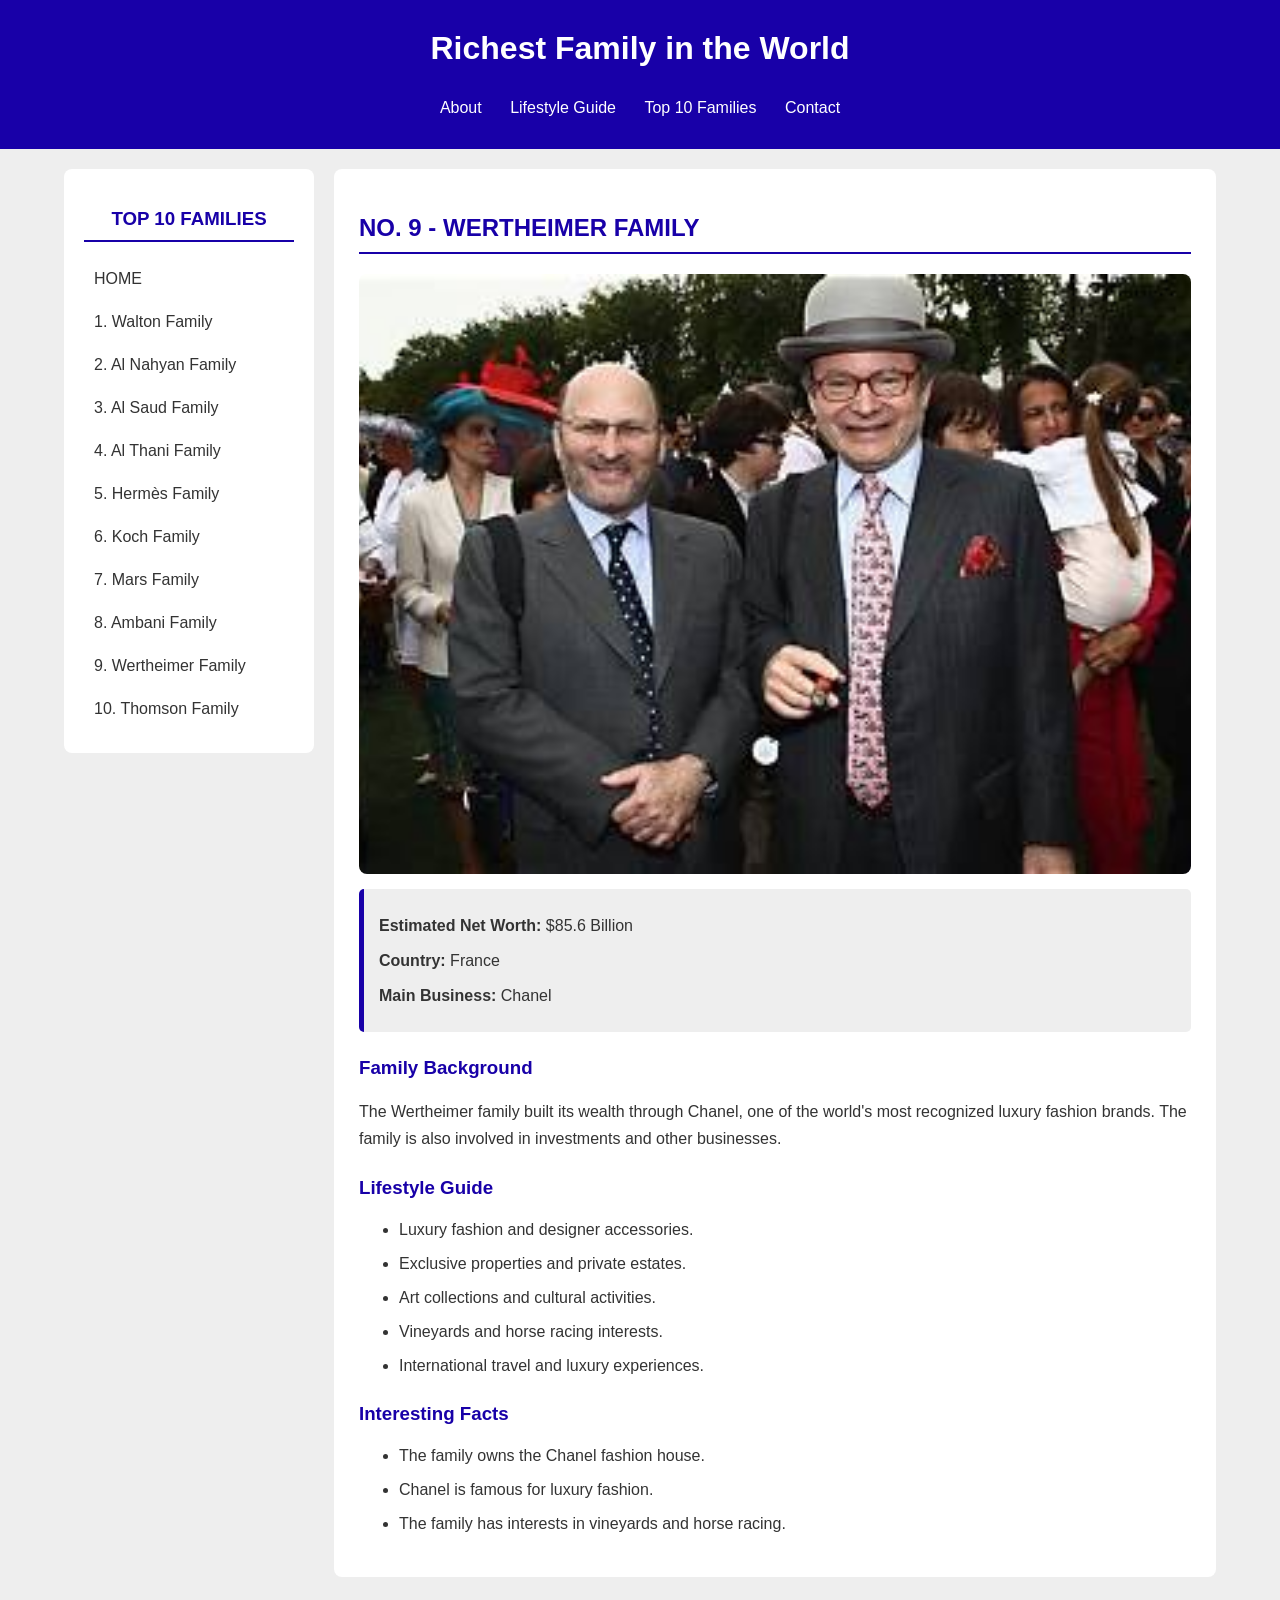
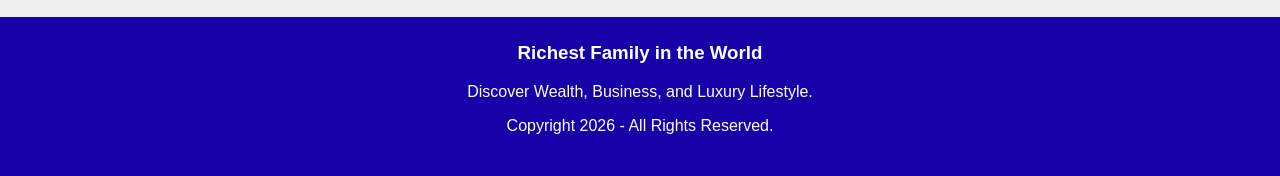
<file: family9.html>
<html lang="en">
<head>
  <meta charset="UTF-8"/>
  <meta name="viewport" content="width=device-width, initial-scale=1" />
  <title>Wertheimer Family - Richest Family in the World</title>
  <link rel="stylesheet" href="style.css"/>
</head>
<body>
  <div class="header">
    <h1>Richest Family in the World</h1>
    <div class="top-nav">
      <a href="about.html">About</a>
      <a href="lifestyle.html">Lifestyle Guide</a>
      <a href="top10.html">Top 10 Families</a>
      <a href="contact.html">Contact</a>
    </div>
  </div>

  <div class="container">
    <div class="sidebar">
      <h3>TOP 10 FAMILIES</h3>
      <a href="index.html">HOME</a>
      <a href="family1.html">1. Walton Family</a>
      <a href="family2.html">2. Al Nahyan Family</a>
      <a href="family3.html">3. Al Saud Family</a>
      <a href="family4.html">4. Al Thani Family</a>
      <a href="family5.html">5. Hermès Family</a>
      <a href="family6.html">6. Koch Family</a>
      <a href="family7.html">7. Mars Family</a>
      <a href="family8.html">8. Ambani Family</a>
      <a href="family9.html">9. Wertheimer Family</a>
      <a href="family10.html">10. Thomson Family</a>
    </div>

    <div class="main-content">
      <div class="section">
        <h2>NO. 9 - WERTHEIMER FAMILY</h2>
        <img
          class="family-image"
          src="pic9.jfif"
          alt="Luxury Fashion"
        />
        <div class="info-box">
          <p><b>Estimated Net Worth:</b> $85.6 Billion</p>
          <p><b>Country:</b> France</p>
          <p><b>Main Business:</b> Chanel</p>
        </div>
        <h3>Family Background</h3>
        <p>
          The Wertheimer family built its wealth through Chanel, one of the
          world's most recognized luxury fashion brands. The family is also
          involved in investments and other businesses.
        </p>
        <h3>Lifestyle Guide</h3>
        <ul>
          <li>Luxury fashion and designer accessories.</li>
          <li>Exclusive properties and private estates.</li>
          <li>Art collections and cultural activities.</li>
          <li>Vineyards and horse racing interests.</li>
          <li>International travel and luxury experiences.</li>
        </ul>
        <h3>Interesting Facts</h3>
        <ul>
          <li>The family owns the Chanel fashion house.</li>
          <li>Chanel is famous for luxury fashion.</li>
          <li>The family has interests in vineyards and horse racing.</li>
        </ul>
      </div>
    </div>
  </div>

  <div class="footer">
    <h3>Richest Family in the World</h3>
    <p>Discover Wealth, Business, and Luxury Lifestyle.</p>
    <p>Copyright 2026 - All Rights Reserved.</p>
  </div>
</body>
</html>
</file>
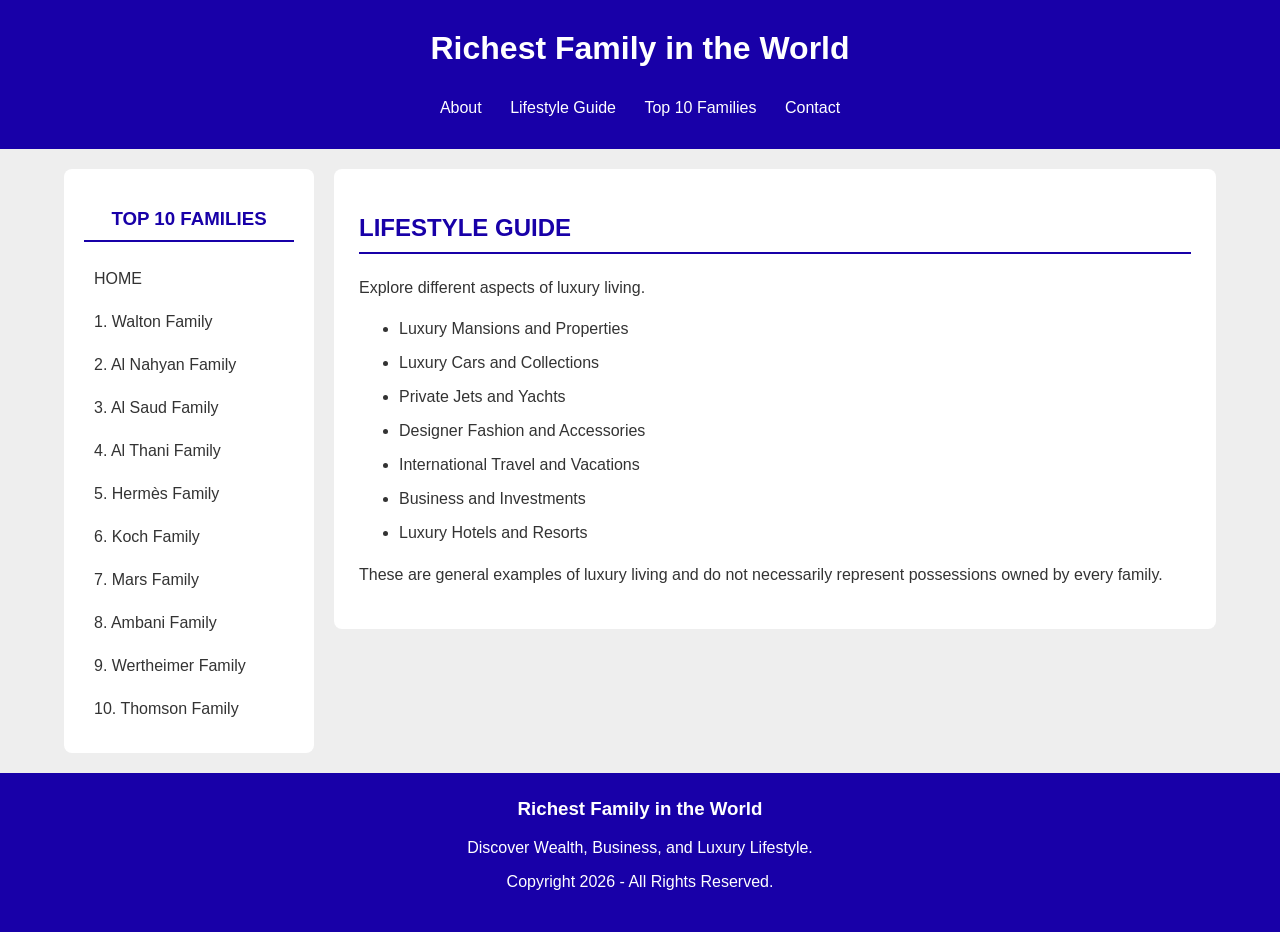
<file: lifestyle.html>
<html lang="en">
<head>
  <meta charset="UTF-8" />
  <meta name="viewport" content="width=device-width, initial-scale=1" />
  <title>Lifestyle Guide - Richest Family in the World</title>
  <link rel="stylesheet" href="style.css" />
</head>
<body>
  <div class="header">
    <h1>Richest Family in the World</h1>
    <div class="top-nav">
      <a href="about.html">About</a>
      <a href="lifestyle.html">Lifestyle Guide</a>
      <a href="top10.html">Top 10 Families</a>
      <a href="contact.html">Contact</a>
    </div>
  </div>

  <div class="container">
    <div class="sidebar">
      <h3>TOP 10 FAMILIES</h3>
      <a href="index.html">HOME</a>
      <a href="family1.html">1. Walton Family</a>
      <a href="family2.html">2. Al Nahyan Family</a>
      <a href="family3.html">3. Al Saud Family</a>
      <a href="family4.html">4. Al Thani Family</a>
      <a href="family5.html">5. Hermès Family</a>
      <a href="family6.html">6. Koch Family</a>
      <a href="family7.html">7. Mars Family</a>
      <a href="family8.html">8. Ambani Family</a>
      <a href="family9.html">9. Wertheimer Family</a>
      <a href="family10.html">10. Thomson Family</a>
    </div>

    <div class="main-content">
      <div class="section">
        <h2>LIFESTYLE GUIDE</h2>
        <p>Explore different aspects of luxury living.</p>
        <ul>
          <li>Luxury Mansions and Properties</li>
          <li>Luxury Cars and Collections</li>
          <li>Private Jets and Yachts</li>
          <li>Designer Fashion and Accessories</li>
          <li>International Travel and Vacations</li>
          <li>Business and Investments</li>
          <li>Luxury Hotels and Resorts</li>
        </ul>
        <p>
          These are general examples of luxury living and do not necessarily
          represent possessions owned by every family.
        </p>
      </div>
    </div>
  </div>

  <div class="footer">
    <h3>Richest Family in the World</h3>
    <p>Discover Wealth, Business, and Luxury Lifestyle.</p>
    <p>Copyright 2026 - All Rights Reserved.</p>
  </div>
</body>
</html>
</file>
<file: style.css>
* {
  box-sizing: border-box;
}

html {
  scroll-behavior: smooth;
}

body {
  margin: 0;
  background-color: #eeeeee;
  font-family: Arial, sans-serif;
  color: #333333;
}

.header {
  background-color: #1800a8;
  color: white;
  text-align: center;
  padding: 20px;
}

.header h1 {
  margin: 10px;
}

.top-nav {
  margin-top: 20px;
}

.top-nav a {
  color: white;
  text-decoration: none;
  padding: 12px;
  display: inline-block;
}

.top-nav a:hover {
  background-color: #4433cc;
}

.container {
  display: flex;
  width: 90%;
  margin: 20px auto;
  gap: 20px;
  align-items: flex-start;
}

.sidebar {
  width: 250px;
  background-color: white;
  padding: 20px;
  border-radius: 8px;
  position: sticky;
  top: 10px;
}

.sidebar h3 {
  color: #1800a8;
  text-align: center;
  border-bottom: 2px solid #1800a8;
  padding-bottom: 10px;
}

.sidebar a {
  display: block;
  text-decoration: none;
  color: #333333;
  padding: 10px;
  margin-bottom: 5px;
}

.sidebar a:hover {
  background-color: #1800a8;
  color: white;
  border-radius: 5px;
}

.main-content {
  flex: 1;
  min-width: 0;
}

.section {
  background-color: white;
  padding: 25px;
  margin-bottom: 20px;
  border-radius: 8px;
  scroll-margin-top: 20px;
}

.section h2 {
  color: #1800a8;
  border-bottom: 2px solid #1800a8;
  padding-bottom: 10px;
}

.section h3 {
  color: #1800a8;
  margin-top: 25px;
}

.section p {
  line-height: 1.7;
}

.hero-image {
  width: 100%;
  height: 350px;
  object-fit: cover;
  border-radius: 8px;
}

.family-image {
  width: 100%;
  height: 600px;
  object-fit: cover;
  border-radius: 8px;
}

.highlight {
  background-color: #1800a8;
  color: white;
  padding: 15px;
  border-radius: 5px;
  text-align: center;
}

.info-box {
  background-color: #eeeeee;
  padding: 15px;
  margin-top: 15px;
  border-left: 5px solid #1800a8;
  border-radius: 5px;
}

.info-box p {
  margin: 8px 0;
}

.section li {
  margin-bottom: 10px;
  line-height: 1.5;
}

.source {
  font-size: 14px;
  color: #666666;
  font-style: italic;
}

.contact-form {
  display: flex;
  flex-direction: column;
}

.contact-form label {
  margin-top: 15px;
  margin-bottom: 5px;
}

.contact-form input,
.contact-form textarea {
  padding: 12px;
  border: 1px solid #cccccc;
  border-radius: 5px;
  font-family: Arial, sans-serif;
  font-size: 16px;
}

.contact-form textarea {
  resize: vertical;
}

.submit-button {
  background-color: #1800a8;
  color: white;
  margin-top: 15px;
  cursor: pointer;
  border: none;
}

.submit-button:hover {
  background-color: #4433cc;
}

.footer {
  background-color: #1800a8;
  color: white;
  text-align: center;
  padding: 25px;
  margin-top: 20px;
}

.footer h3 {
  margin-top: 0;
}

@media screen and (max-width: 768px) {
  .container {
    flex-direction: column;
    width: 95%;
  }

  .sidebar {
    width: 100%;
    position: static;
  }

  .main-content {
    width: 100%;
  }

  .top-nav a {
    display: block;
  }

  .hero-image {
    height: 250px;
  }

  .family-image {
    height: 220px;
  }
}
</file>
